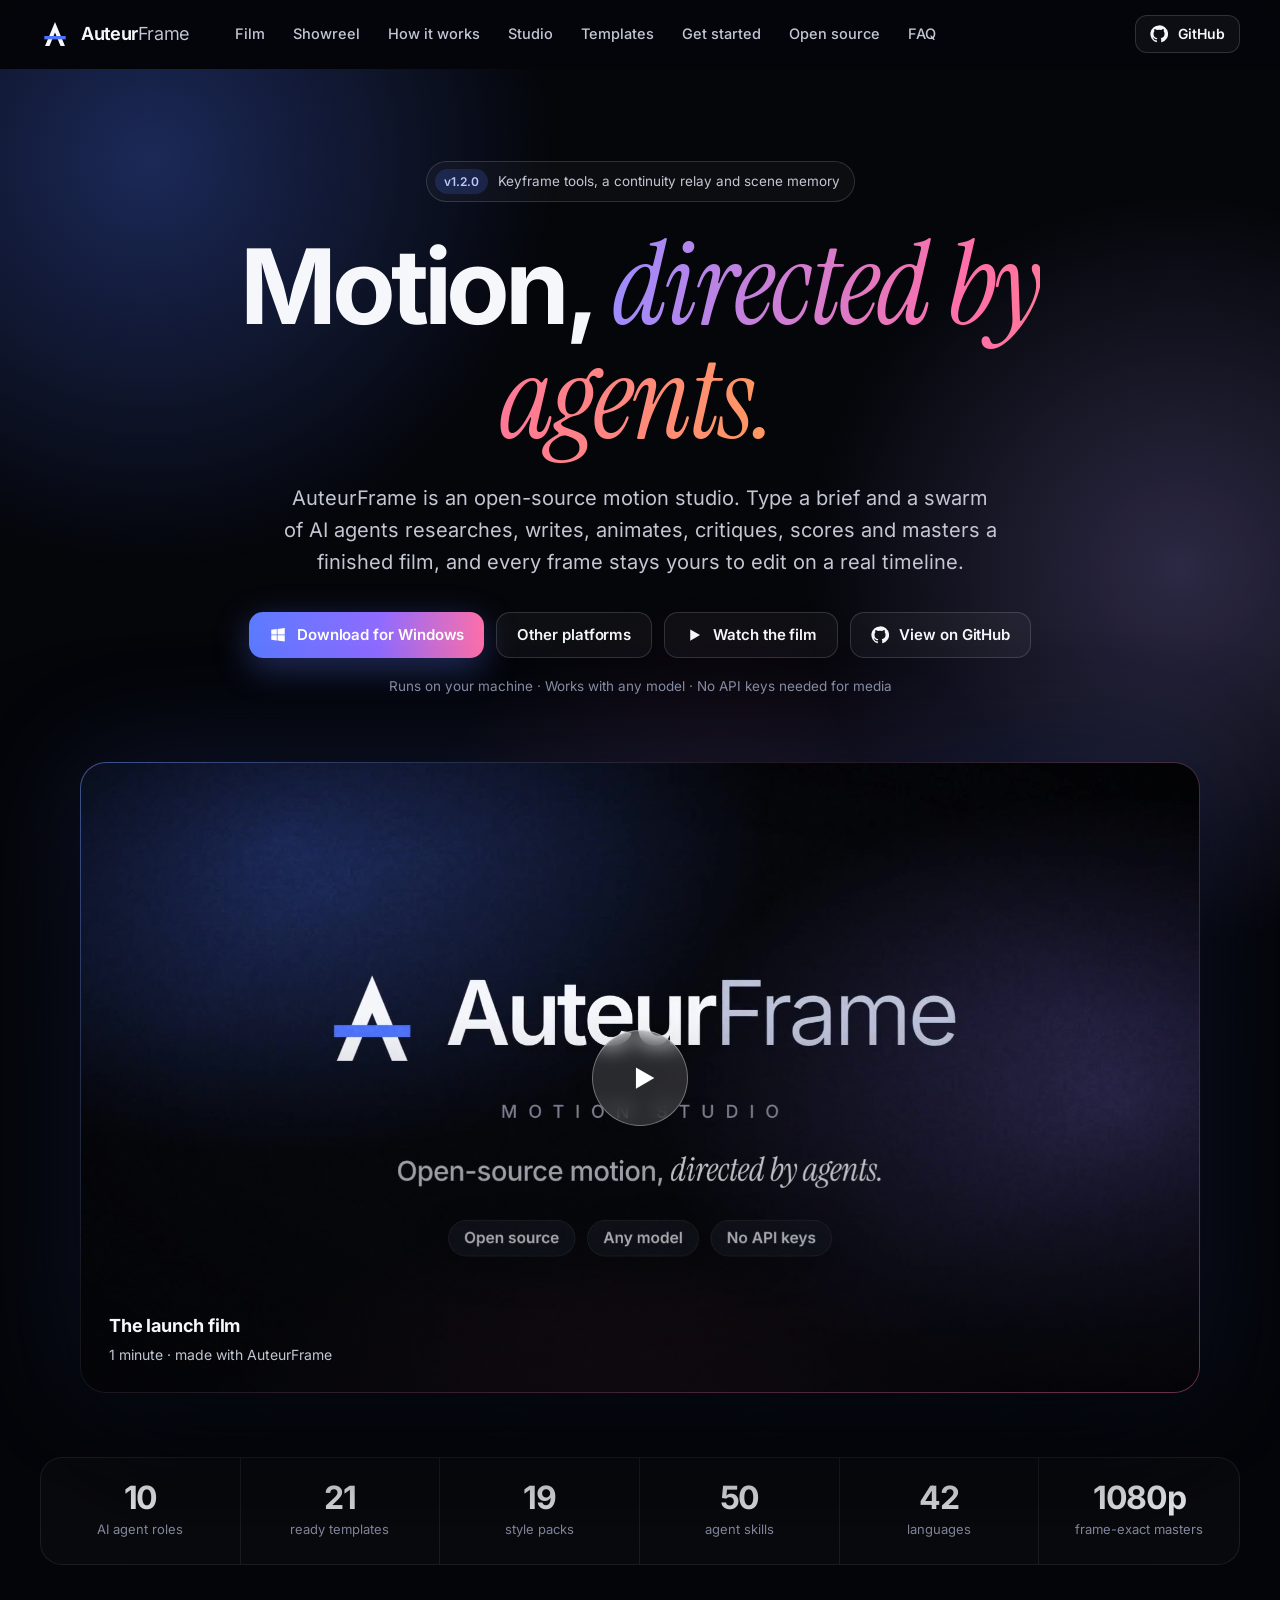
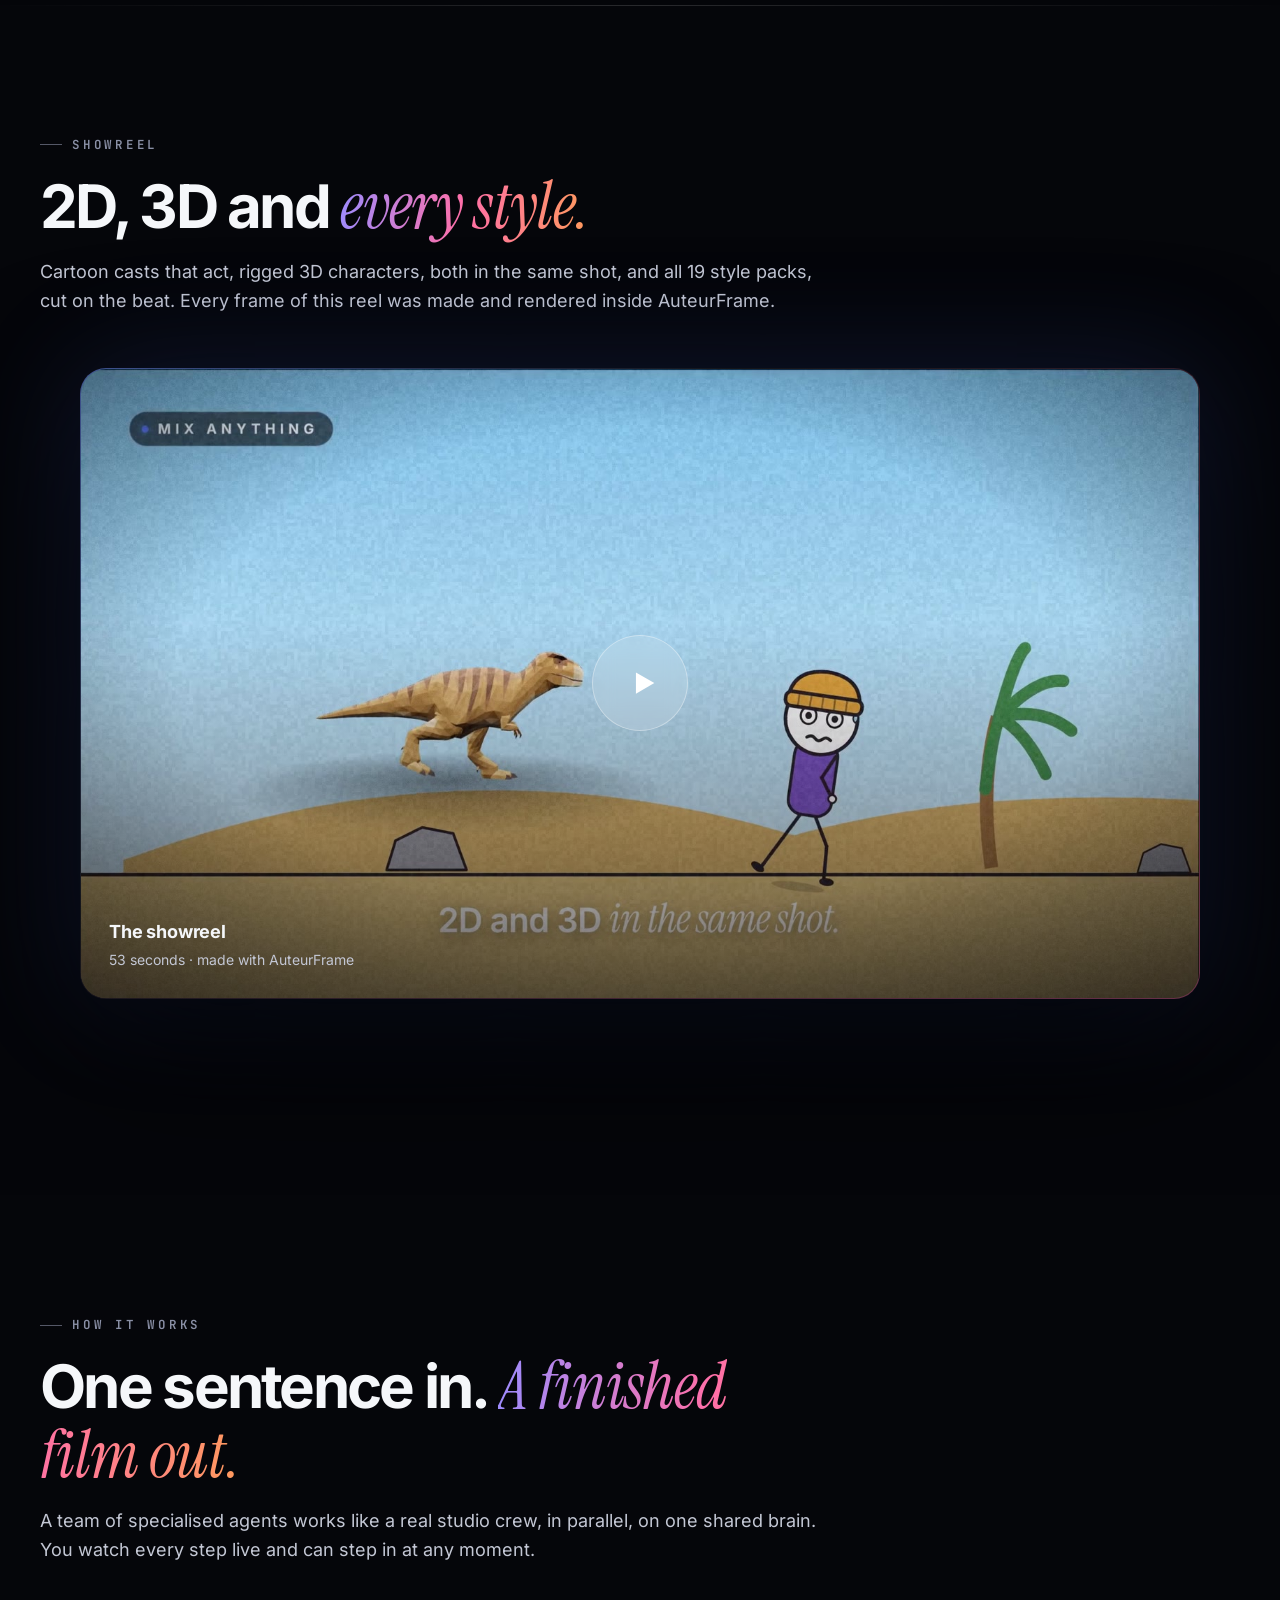
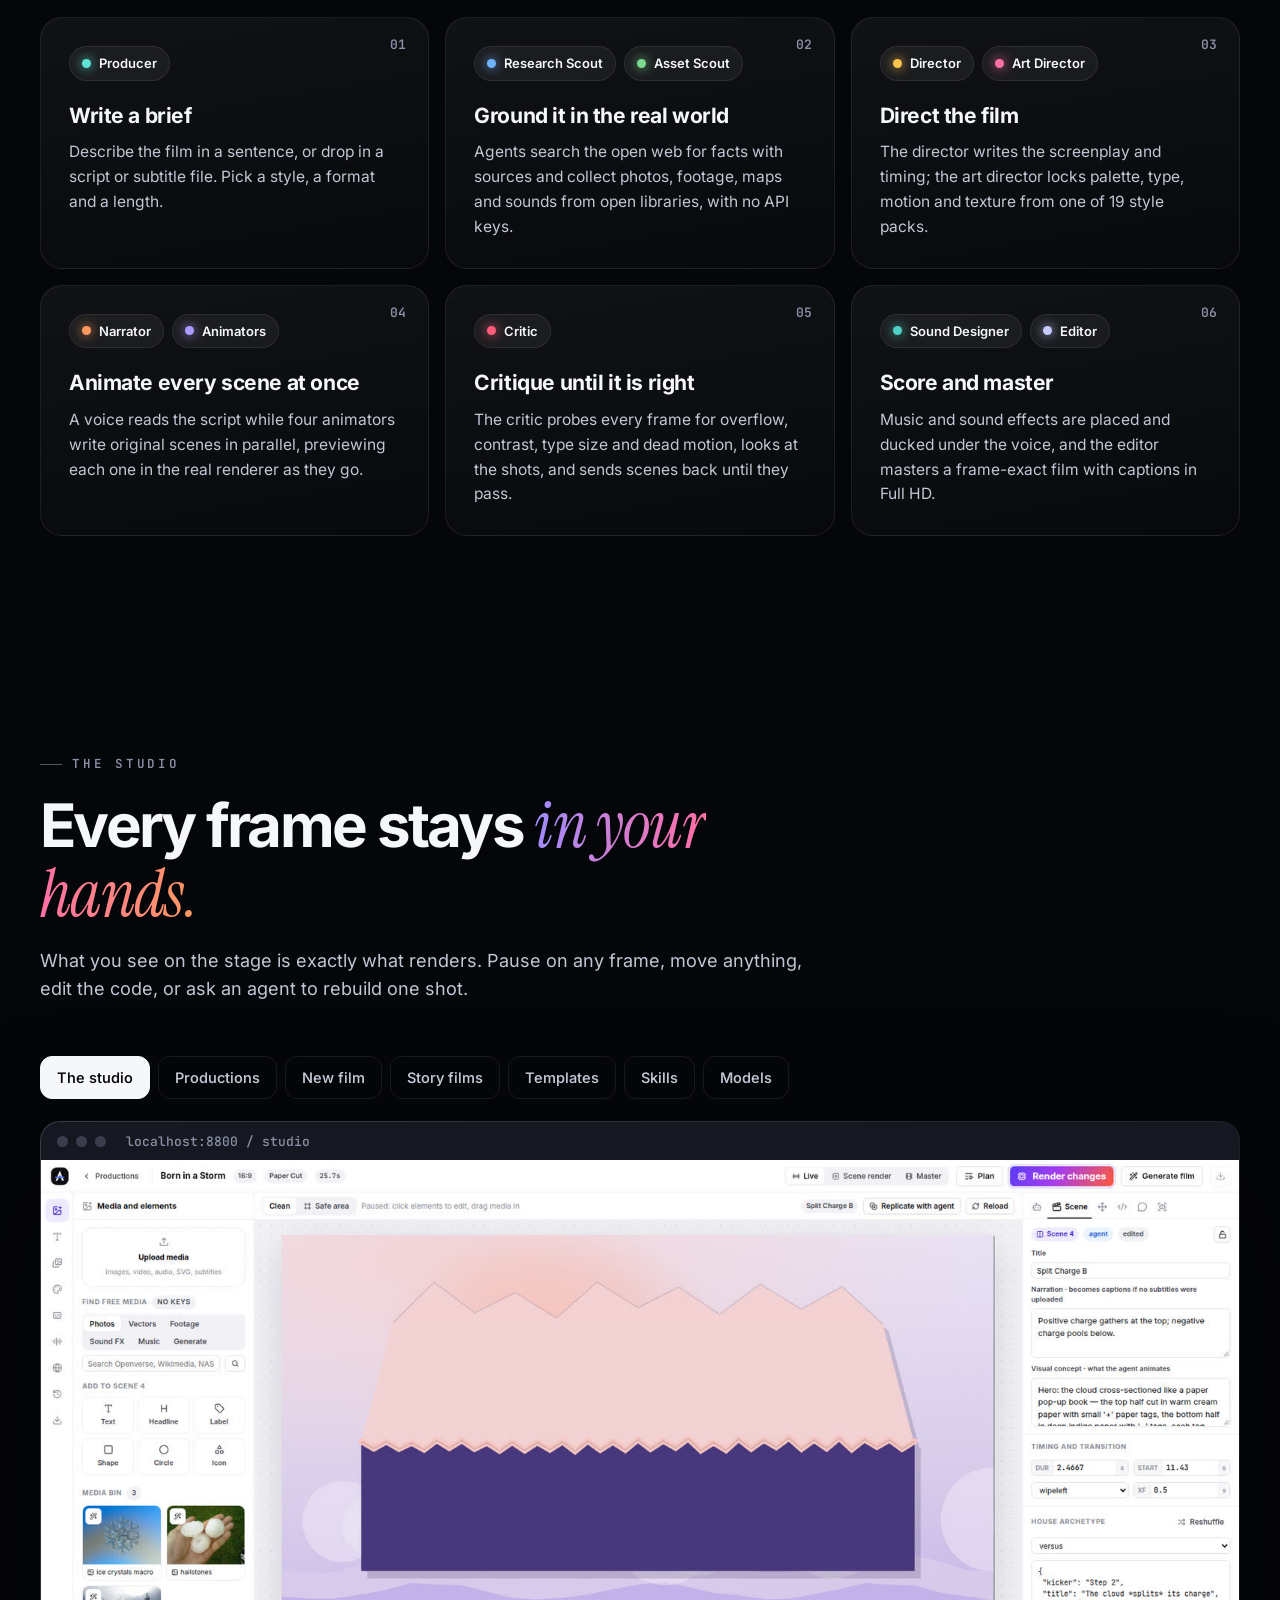
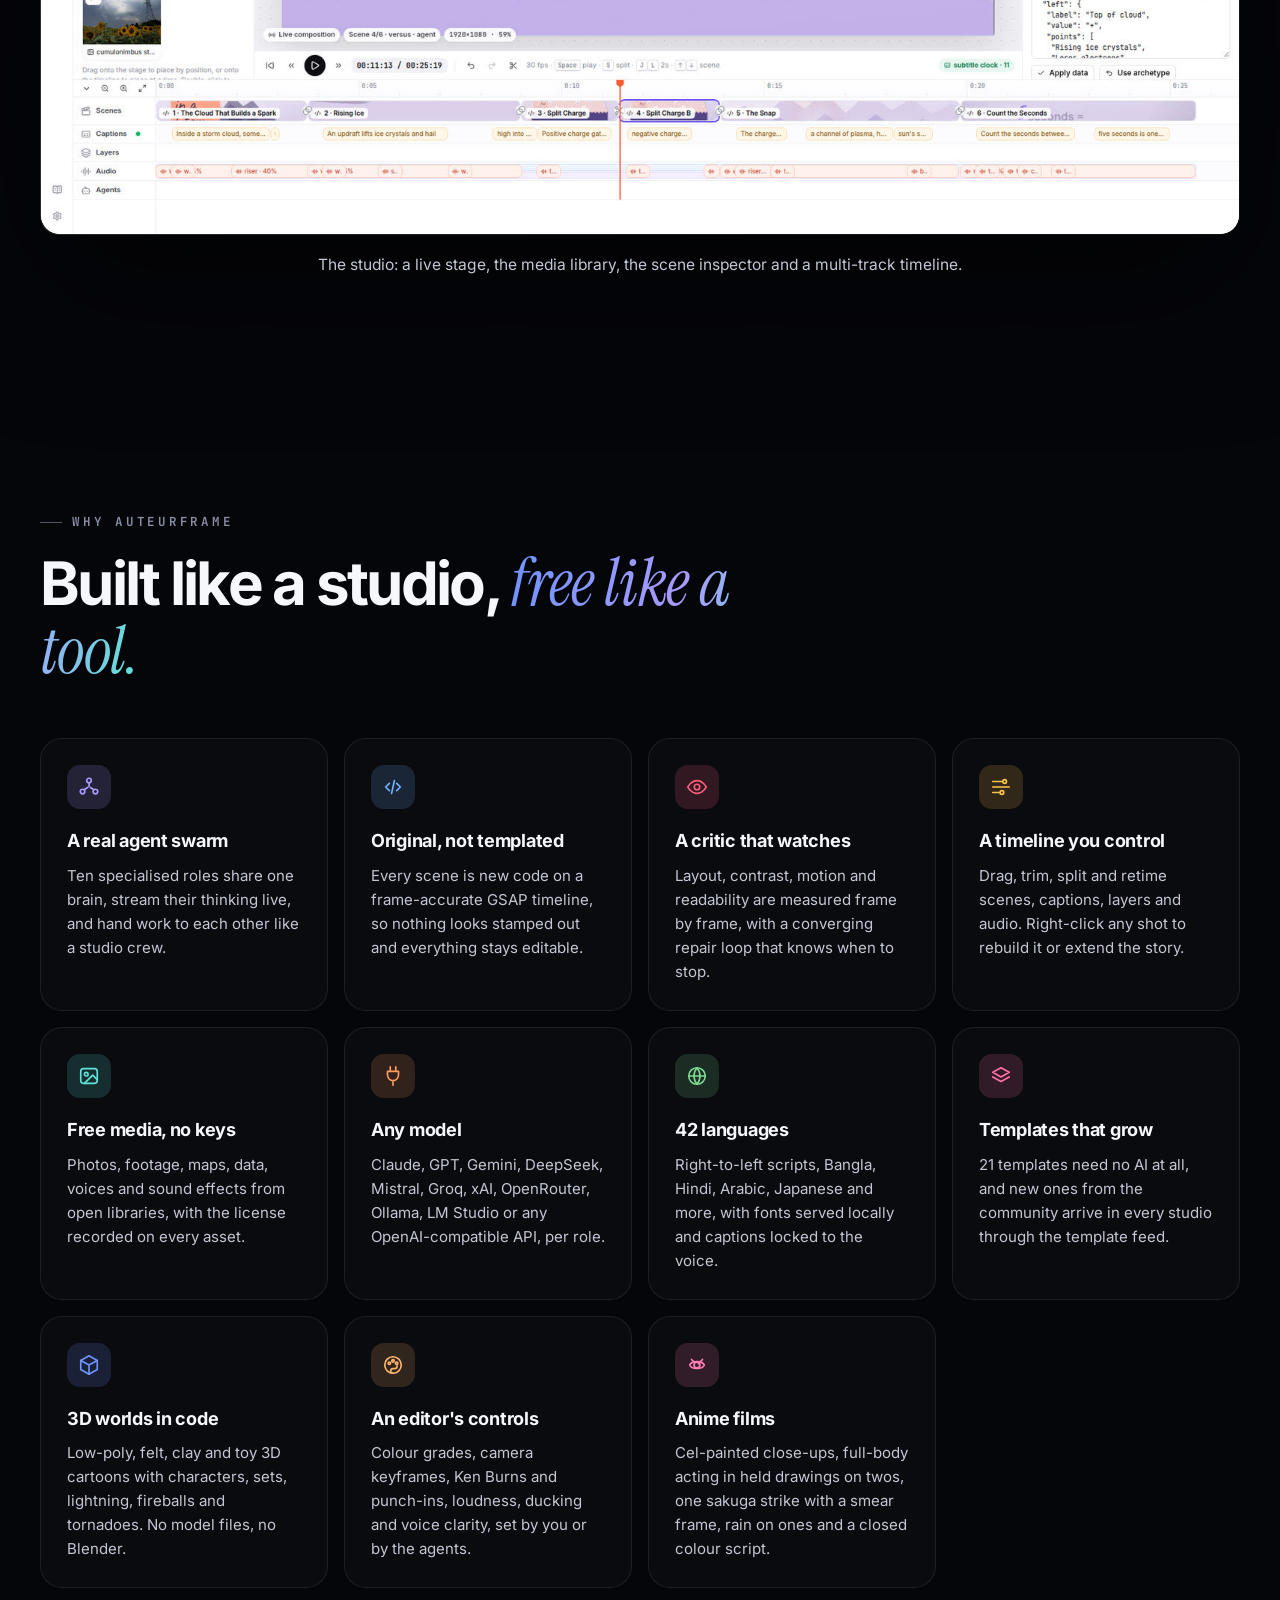
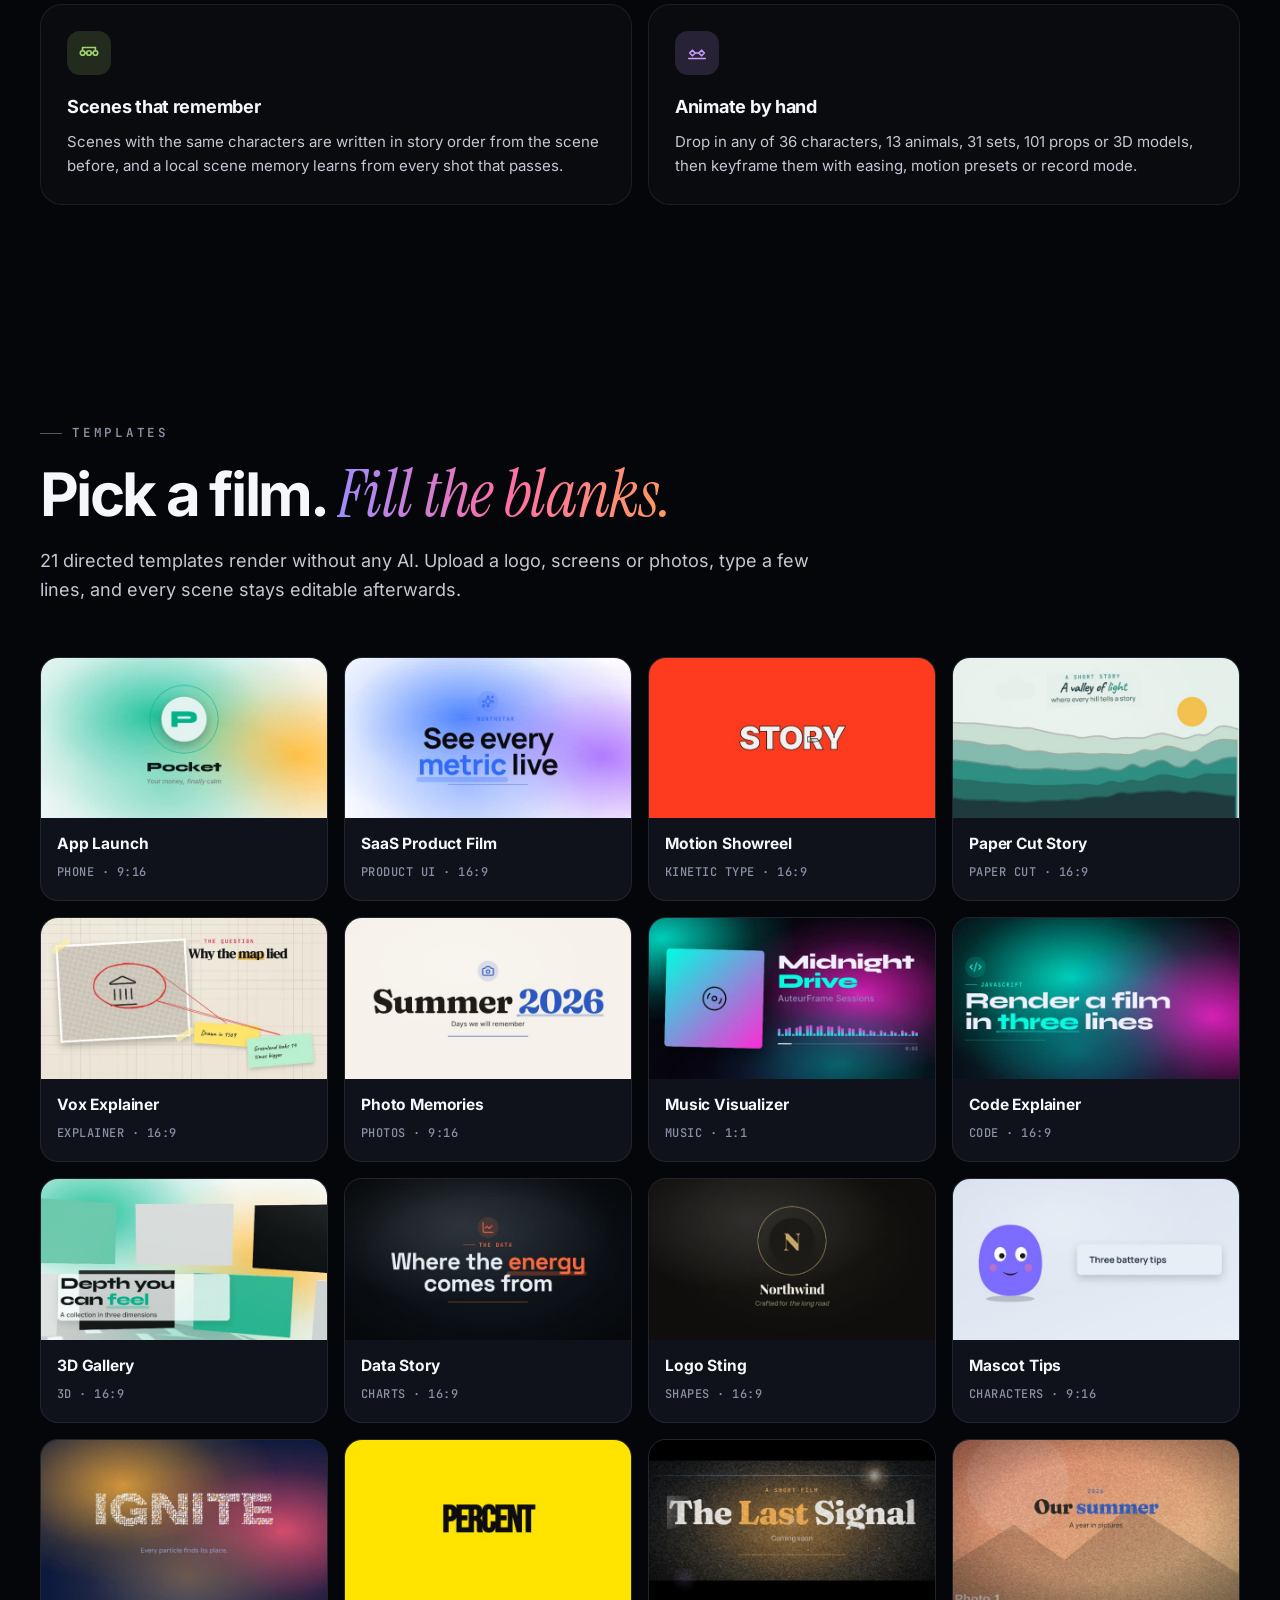
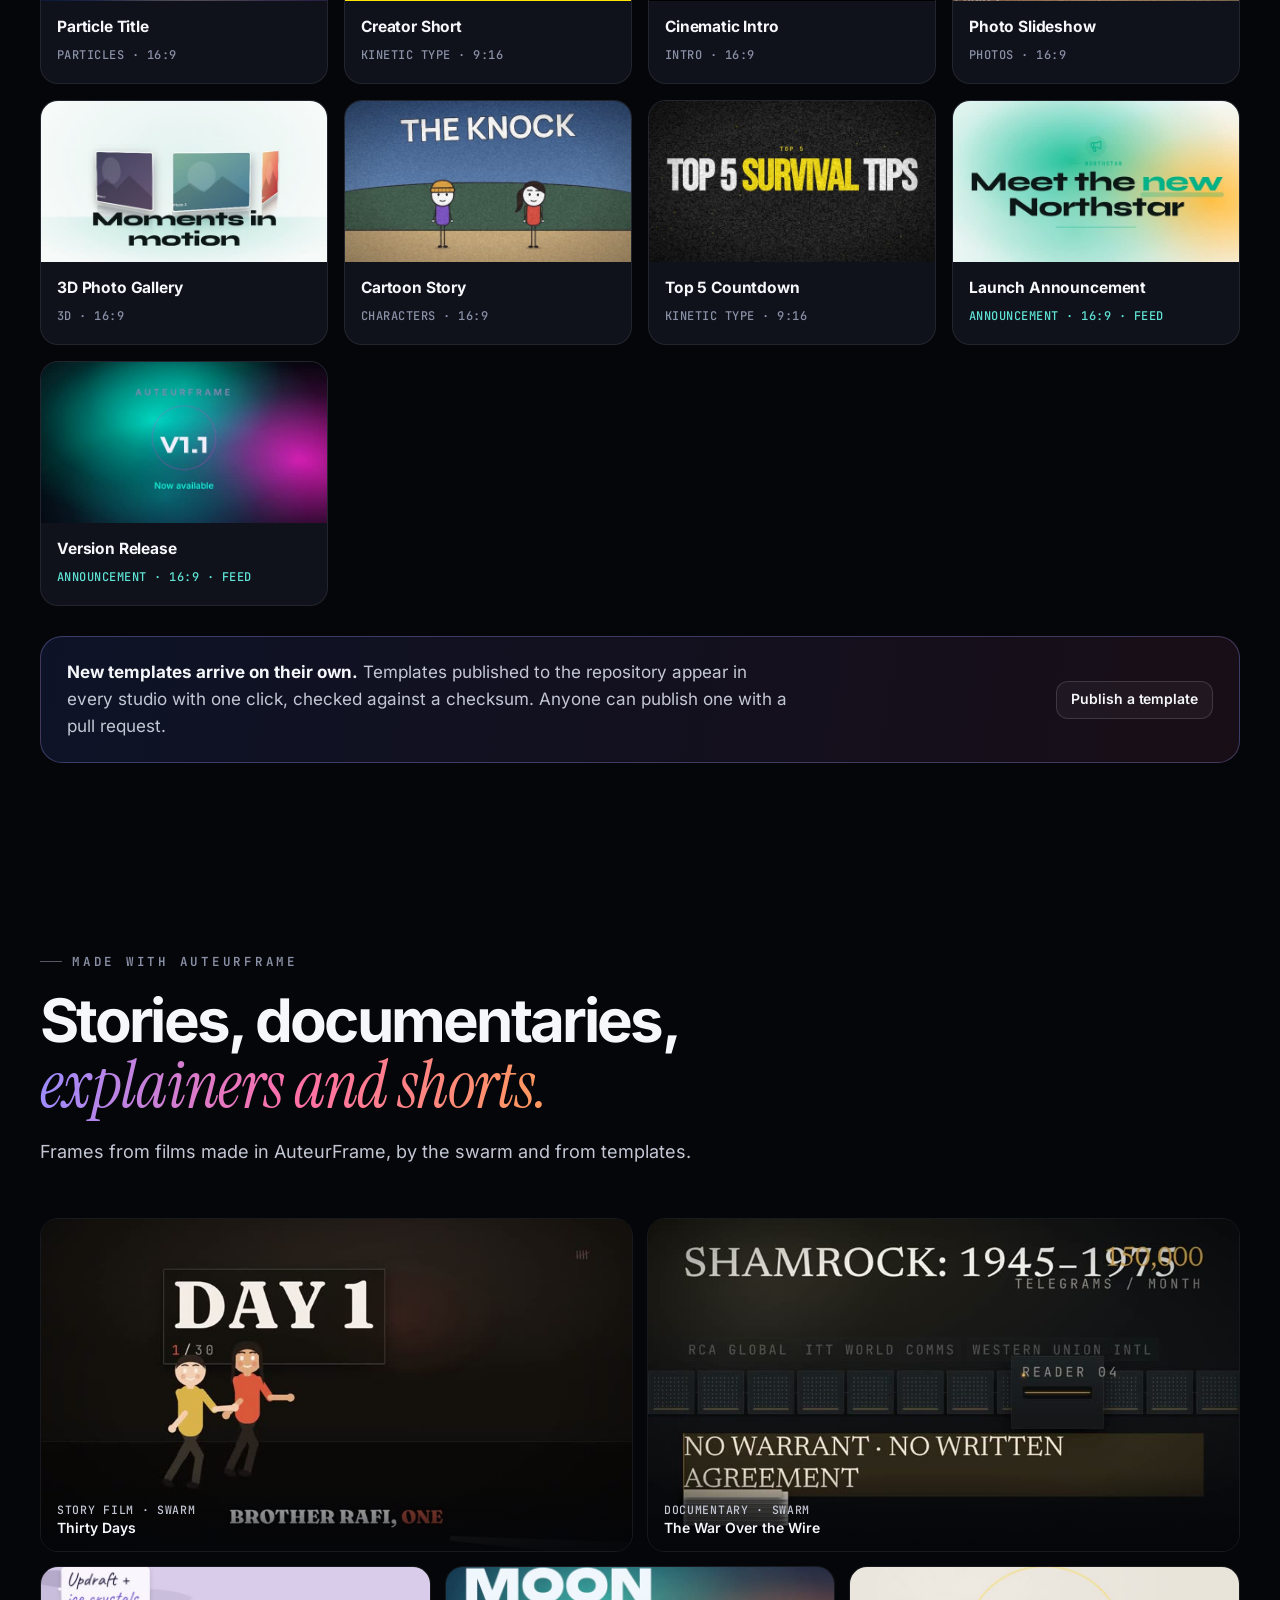
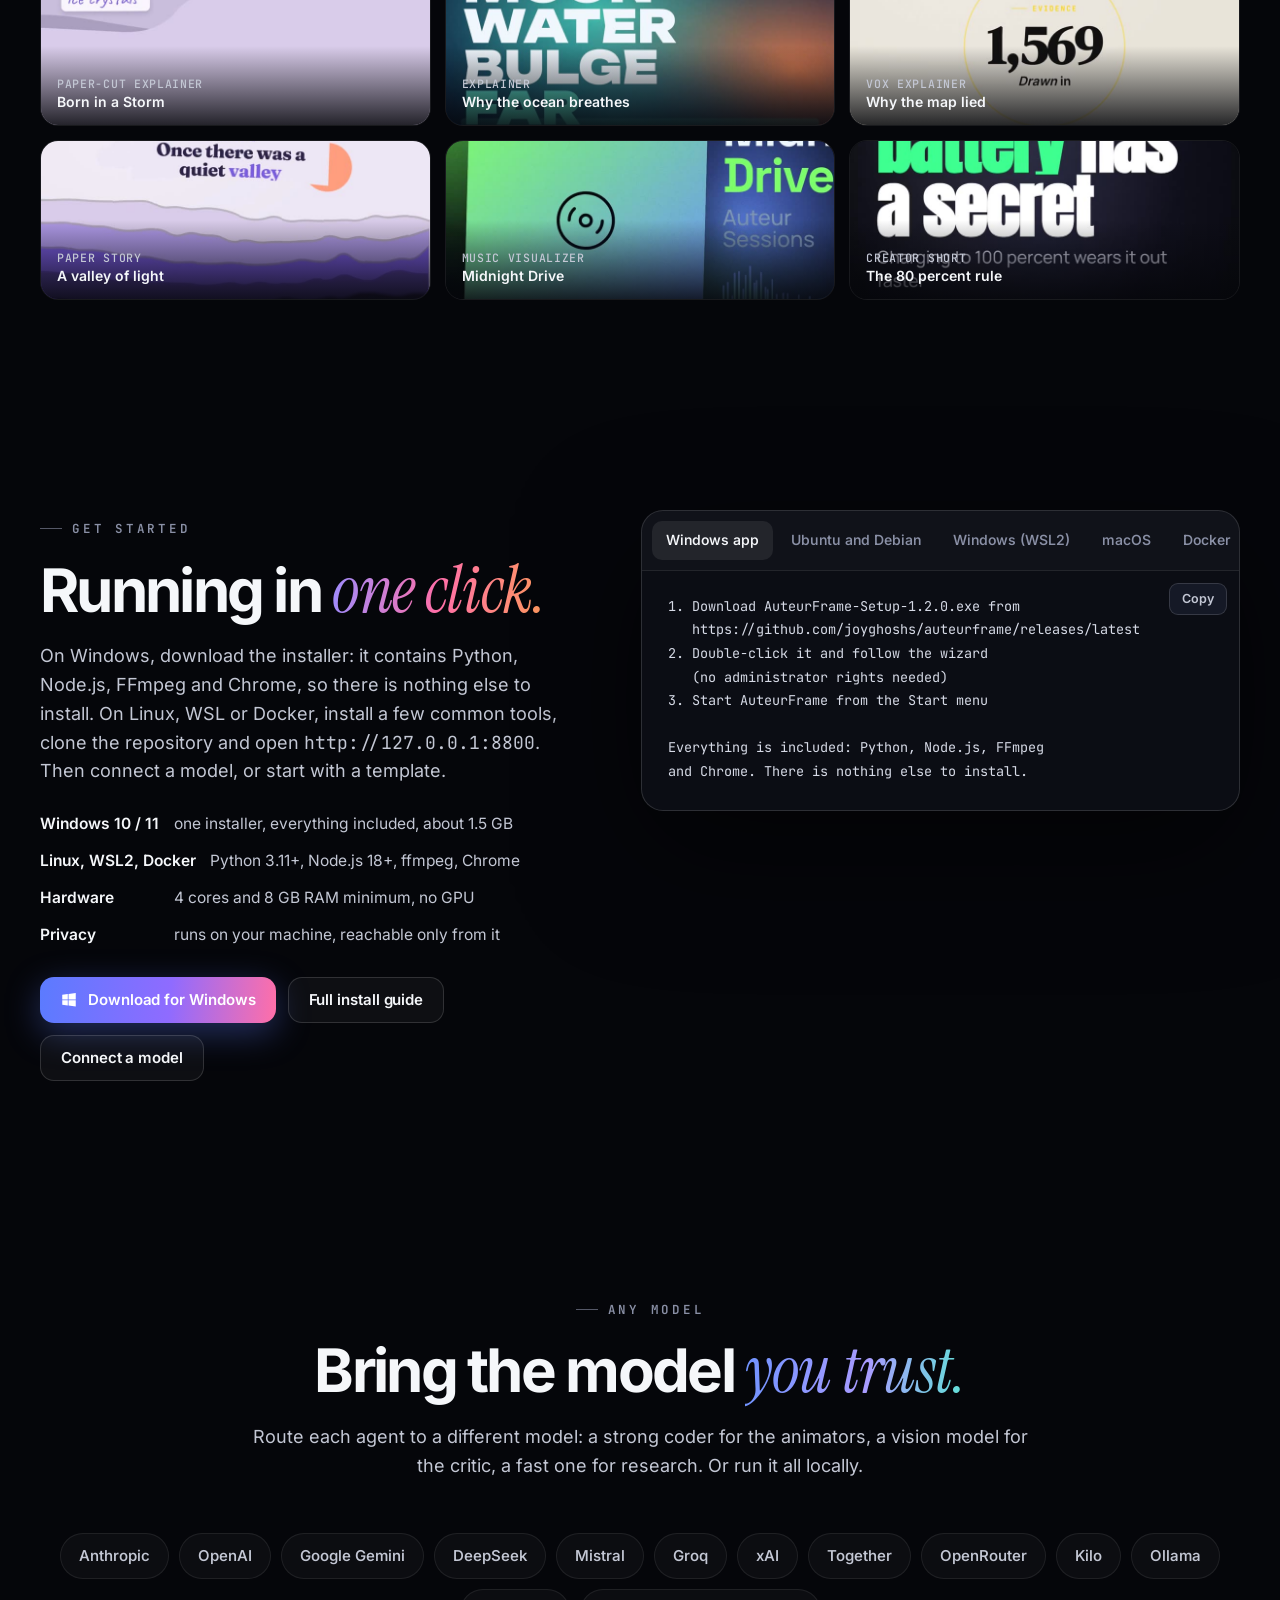
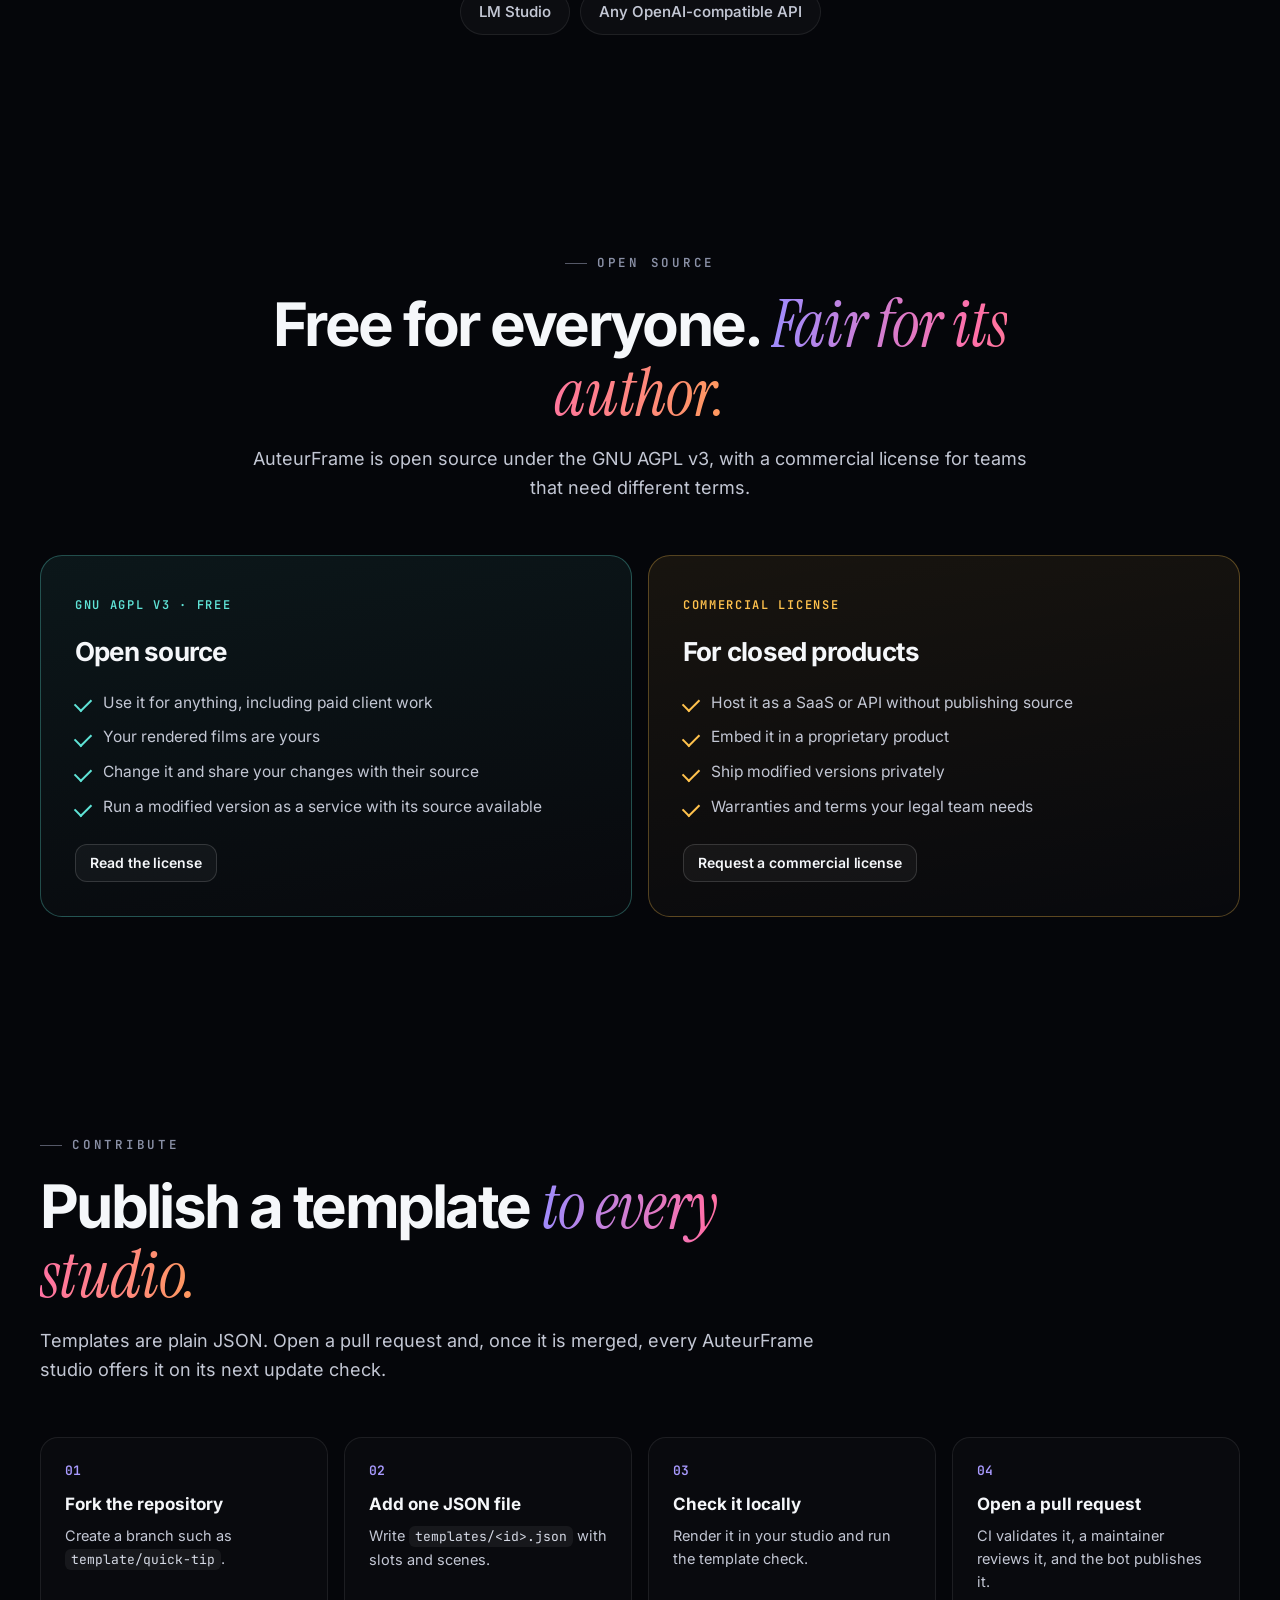
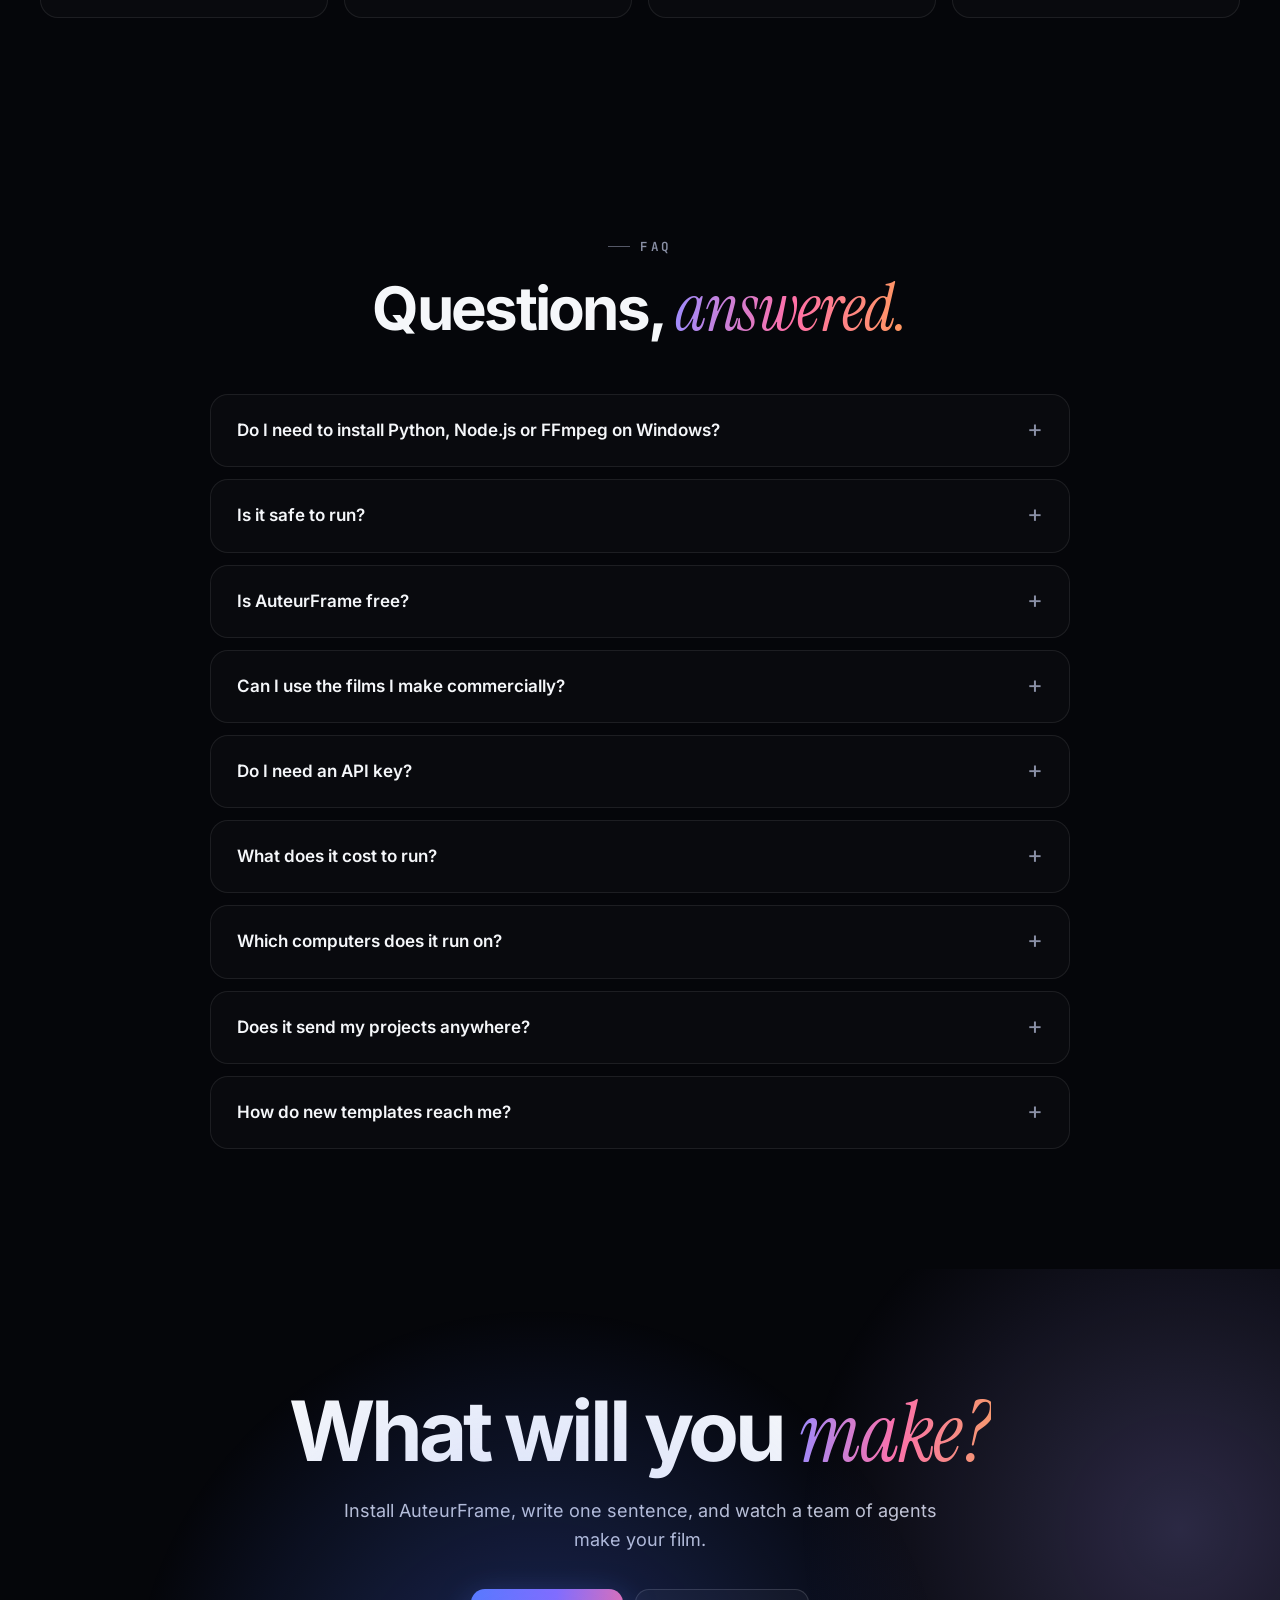
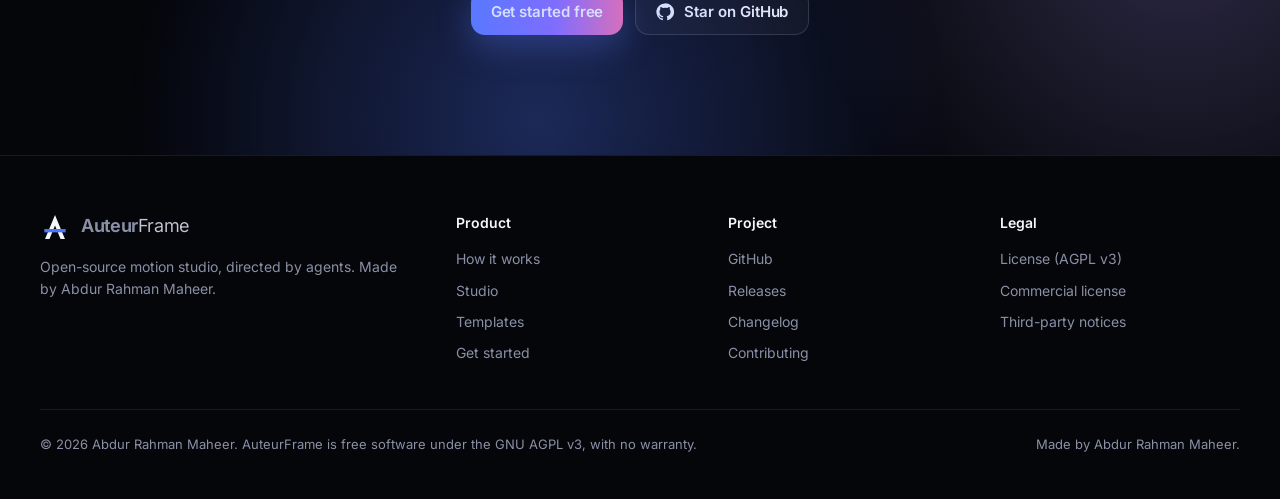
<file: index.html>
<!doctype html>
<html lang="en">
<head>
<meta charset="utf-8">
<meta name="viewport" content="width=device-width, initial-scale=1, viewport-fit=cover">
<title>AuteurFrame · Open-source motion studio, directed by agents</title>
<meta name="description" content="AuteurFrame is an open-source AI motion studio. A swarm of agents researches, writes, animates, critiques and renders narrated films from one brief, with a real timeline editor.">
<meta name="theme-color" content="#05060a">
<meta name="color-scheme" content="dark">
<link rel="canonical" href="https://joyghoshs.github.io/Auteur-frameProject/">
<link rel="icon" href="favicon.svg" type="image/svg+xml">
<link rel="preload" href="assets/fonts/inter-var.woff2" as="font" type="font/woff2" crossorigin>
<link rel="preload" href="assets/fonts/instrument-serif-italic.woff2" as="font" type="font/woff2" crossorigin>
<meta property="og:type" content="website">
<meta property="og:site_name" content="AuteurFrame">
<meta property="og:title" content="AuteurFrame · Open-source motion, directed by agents">
<meta property="og:description" content="A swarm of AI agents researches, writes, animates, critiques and renders narrated films from one brief. Free and open source.">
<meta property="og:url" content="https://joyghoshs.github.io/Auteur-frameProject/">
<meta property="og:image" content="https://joyghoshs.github.io/Auteur-frameProject/assets/img/og.jpg">
<meta property="og:image:width" content="1200">
<meta property="og:image:height" content="630">
<meta property="og:video" content="https://joyghoshs.github.io/Auteur-frameProject/assets/media/auteurframe-launch-1080.mp4">
<meta property="og:video:type" content="video/mp4">
<meta name="twitter:card" content="summary_large_image">
<meta name="twitter:title" content="AuteurFrame · Open-source motion, directed by agents">
<meta name="twitter:description" content="A swarm of AI agents turns one sentence into a finished, narrated film. Free and open source.">
<meta name="twitter:image" content="https://joyghoshs.github.io/Auteur-frameProject/assets/img/og.jpg">
<link rel="stylesheet" href="assets/css/site.css?v=3011c65664">
<script type="application/ld+json">{"@context": "https://schema.org", "@type": "SoftwareApplication", "name": "AuteurFrame", "applicationCategory": "MultimediaApplication", "operatingSystem": "Windows, Linux, macOS, Docker", "softwareVersion": "1.2.0", "license": "https://www.gnu.org/licenses/agpl-3.0.html", "author": {"@type": "Person", "name": "Abdur Rahman Maheer", "url": "https://github.com/joyghoshs"}, "url": "https://joyghoshs.github.io/Auteur-frameProject/", "codeRepository": "https://github.com/joyghoshs/auteurframe", "offers": {"@type": "Offer", "price": "0", "priceCurrency": "USD"}, "description": "Open-source AI motion studio. A swarm of agents researches, writes, animates, critiques and renders narrated films from one brief."}</script>
</head>
<body>
<a class="skip" href="#main">Skip to content</a>
<header class="nav">
  <div class="wrap">
    <a class="brand" href="#top" aria-label="AuteurFrame home"><svg viewBox="0 0 32 32" aria-hidden="true"><path d="M16 3.2 26.6 28.8H21.9L16 14.4 10.1 28.8H5.4Z" fill="#F5F7FA"/><path d="M4.6 18.1h22.8v3.6H4.6Z" fill="#4D74FF"/></svg><span>Auteur<span class="fw">Frame</span></span></a>
    <nav class="nav-links" aria-label="Main">
      <a href="#film">Film</a><a href="#showreel">Showreel</a><a href="#how">How it works</a><a href="#studio">Studio</a><a href="#templates">Templates</a><a href="#start">Get started</a><a href="#license">Open source</a><a href="#faq">FAQ</a>
    </nav>
    <span class="spacer"></span>
    <a class="btn sm gh" href="https://github.com/joyghoshs/auteurframe" rel="noopener"><svg viewBox="0 0 24 24" fill="currentColor" aria-hidden="true"><path d="M12 .5a11.5 11.5 0 0 0-3.64 22.41c.58.1.79-.25.79-.56v-2c-3.2.7-3.88-1.37-3.88-1.37-.53-1.33-1.28-1.69-1.28-1.69-1.05-.71.08-.7.08-.7 1.16.08 1.77 1.19 1.77 1.19 1.03 1.77 2.71 1.26 3.37.96.1-.75.4-1.26.73-1.55-2.55-.29-5.24-1.28-5.24-5.68 0-1.25.45-2.28 1.18-3.08-.12-.29-.51-1.46.11-3.04 0 0 .97-.31 3.17 1.18a11 11 0 0 1 5.77 0c2.2-1.49 3.17-1.18 3.17-1.18.62 1.58.23 2.75.11 3.04.74.8 1.18 1.83 1.18 3.08 0 4.41-2.69 5.39-5.25 5.67.41.36.78 1.06.78 2.14v3.17c0 .31.21.67.8.56A11.5 11.5 0 0 0 12 .5Z"/></svg>GitHub</a>
    <button class="nav-toggle" aria-label="Open menu" aria-expanded="false"><span></span><span></span><span></span></button>
  </div>
</header>

<main id="main">
<section class="hero" id="top">
  <div class="glow g1"></div><div class="glow g2"></div><div class="glow g3"></div>
  <div class="wrap">
    <a class="pill" href="https://github.com/joyghoshs/auteurframe/releases/latest" rel="noopener"><b>v1.2.0</b>Keyframe tools, a continuity relay and scene memory</a>
    <h1>Motion, <span class="serif grad">directed by agents.</span></h1>
    <p class="lede">AuteurFrame is an open-source motion studio. Type a brief and a swarm of AI agents researches, writes, animates, critiques, scores and masters a finished film, and every frame stays yours to edit on a real timeline.</p>
    <div class="ctas">
      <a class="btn primary" href="https://github.com/joyghoshs/auteurframe/releases/latest" rel="noopener"><svg viewBox="0 0 24 24" width="16" height="16" aria-hidden="true" fill="currentColor"><path d="M3 5.1 10.4 4v7.2H3zM11.4 3.9 21 2.5v8.7h-9.6zM3 12.2h7.4v7.2L3 18.3zM11.4 12.2H21v8.6l-9.6-1.4z"/></svg>Download for Windows</a>
      <a class="btn" href="#start">Other platforms</a>
      <button class="btn" data-play><svg fill="currentColor" viewBox="0 0 24 24" aria-hidden="true"><path d="M7 4.5v15l13-7.5z"/></svg>Watch the film</button>
      <a class="btn" href="https://github.com/joyghoshs/auteurframe" rel="noopener"><svg viewBox="0 0 24 24" fill="currentColor" aria-hidden="true"><path d="M12 .5a11.5 11.5 0 0 0-3.64 22.41c.58.1.79-.25.79-.56v-2c-3.2.7-3.88-1.37-3.88-1.37-.53-1.33-1.28-1.69-1.28-1.69-1.05-.71.08-.7.08-.7 1.16.08 1.77 1.19 1.77 1.19 1.03 1.77 2.71 1.26 3.37.96.1-.75.4-1.26.73-1.55-2.55-.29-5.24-1.28-5.24-5.68 0-1.25.45-2.28 1.18-3.08-.12-.29-.51-1.46.11-3.04 0 0 .97-.31 3.17 1.18a11 11 0 0 1 5.77 0c2.2-1.49 3.17-1.18 3.17-1.18.62 1.58.23 2.75.11 3.04.74.8 1.18 1.83 1.18 3.08 0 4.41-2.69 5.39-5.25 5.67.41.36.78 1.06.78 2.14v3.17c0 .31.21.67.8.56A11.5 11.5 0 0 0 12 .5Z"/></svg>View on GitHub</a>
    </div>
    <p class="note">Runs on your machine · Works with any model · No API keys needed for media</p>

    <div class="player" id="film">
      <div class="player-inner">
        <video preload="none" playsinline poster="assets/media/poster.jpg" data-large="assets/media/auteurframe-launch-1080.mp4" data-small="assets/media/auteurframe-launch-720.mp4" aria-label="AuteurFrame launch film">
          <track kind="captions" src="assets/media/auteurframe-launch.en.vtt" srclang="en" label="English">
        </video>
        <button class="play" aria-label="Play the AuteurFrame launch film">
          <span class="play-btn"><svg viewBox="0 0 24 24" aria-hidden="true"><path d="M7 4.5v15l13-7.5z"/></svg></span>
          <span class="play-meta"><b>The launch film</b><span>1 minute · made with AuteurFrame</span></span>
        </button>
      </div>
    </div>

    <div class="stats reveal">
      <div class="stat"><b>10</b><span>AI agent roles</span></div>
      <div class="stat"><b>21</b><span>ready templates</span></div>
      <div class="stat"><b>19</b><span>style packs</span></div>
      <div class="stat"><b>50</b><span>agent skills</span></div>
      <div class="stat"><b>42</b><span>languages</span></div>
      <div class="stat"><b>1080p</b><span>frame-exact masters</span></div>
    </div>
  </div>
</section>

<div class="divider"></div>

<section id="showreel">
  <div class="wrap">
    <div class="sec-head reveal"><span class="eyebrow">Showreel</span><h2>2D, 3D and <span class="serif grad">every style.</span></h2><p>Cartoon casts that act, rigged 3D characters, both in the same shot, and all 19 style packs, cut on the beat. Every frame of this reel was made and rendered inside AuteurFrame.</p></div>
    <div class="player reveal" id="reel">
      <div class="player-inner">
        <video preload="none" playsinline poster="assets/media/showreel-poster.jpg" data-large="assets/media/auteurframe-showreel-1080.mp4" data-small="assets/media/auteurframe-showreel-720.mp4" aria-label="AuteurFrame showreel"></video>
        <button class="play" aria-label="Play the AuteurFrame showreel">
          <span class="play-btn"><svg viewBox="0 0 24 24" aria-hidden="true"><path d="M7 4.5v15l13-7.5z"/></svg></span>
          <span class="play-meta"><b>The showreel</b><span>53 seconds · made with AuteurFrame</span></span>
        </button>
      </div>
    </div>
    <div class="reel-chips reveal"><span>2D characters</span><span>3D characters</span><span>2D + 3D in one shot</span><span>19 style packs</span><span>Beat-synced sound</span></div>
  </div>
</section>

<section id="how">
  <div class="wrap">
    <div class="sec-head reveal"><span class="eyebrow">How it works</span><h2>One sentence in. <span class="serif grad">A finished film out.</span></h2><p>A team of specialised agents works like a real studio crew, in parallel, on one shared brain. You watch every step live and can step in at any moment.</p></div>
    <div class="flow"><article class="step reveal"><div class="who"><span class="agent" style="--c:#5FE3D6"><i></i>Producer</span></div><h3>Write a brief</h3><p>Describe the film in a sentence, or drop in a script or subtitle file. Pick a style, a format and a length.</p></article><article class="step reveal"><div class="who"><span class="agent" style="--c:#6FB3FF"><i></i>Research Scout</span><span class="agent" style="--c:#7CD992"><i></i>Asset Scout</span></div><h3>Ground it in the real world</h3><p>Agents search the open web for facts with sources and collect photos, footage, maps and sounds from open libraries, with no API keys.</p></article><article class="step reveal"><div class="who"><span class="agent" style="--c:#FFC24D"><i></i>Director</span><span class="agent" style="--c:#FF6FA8"><i></i>Art Director</span></div><h3>Direct the film</h3><p>The director writes the screenplay and timing; the art director locks palette, type, motion and texture from one of 19 style packs.</p></article><article class="step reveal"><div class="who"><span class="agent" style="--c:#FF9A5C"><i></i>Narrator</span><span class="agent" style="--c:#A99BFF"><i></i>Animators</span></div><h3>Animate every scene at once</h3><p>A voice reads the script while four animators write original scenes in parallel, previewing each one in the real renderer as they go.</p></article><article class="step reveal"><div class="who"><span class="agent" style="--c:#FF5C7A"><i></i>Critic</span></div><h3>Critique until it is right</h3><p>The critic probes every frame for overflow, contrast, type size and dead motion, looks at the shots, and sends scenes back until they pass.</p></article><article class="step reveal"><div class="who"><span class="agent" style="--c:#4FD1C5"><i></i>Sound Designer</span><span class="agent" style="--c:#C3CBFF"><i></i>Editor</span></div><h3>Score and master</h3><p>Music and sound effects are placed and ducked under the voice, and the editor masters a frame-exact film with captions in Full HD.</p></article></div>
  </div>
</section>

<section id="studio" class="tight">
  <div class="wrap">
    <div class="sec-head reveal"><span class="eyebrow">The studio</span><h2>Every frame stays <span class="serif grad">in your hands.</span></h2><p>What you see on the stage is exactly what renders. Pause on any frame, move anything, edit the code, or ask an agent to rebuild one shot.</p></div>
    <div class="studio-tabs reveal" role="tablist" data-tabs="screen" data-kind="image"><button role="tab" aria-selected="true" data-src="assets/img/studio/studio.jpg" data-alt="The studio: a live stage, the media library, the scene inspector and a multi-track timeline." data-url="localhost:8800 / studio" data-cap="The studio: a live stage, the media library, the scene inspector and a multi-track timeline.">The studio</button><button role="tab" aria-selected="false" data-src="assets/img/studio/productions.jpg" data-alt="Productions: every film you have made, with live thumbnails and durations." data-url="localhost:8800 / productions" data-cap="Productions: every film you have made, with live thumbnails and durations.">Productions</button><button role="tab" aria-selected="false" data-src="assets/img/studio/new-film.jpg" data-alt="New film: brief, style, format, inputs and which agents to involve." data-url="localhost:8800 / new" data-cap="New film: brief, style, format, inputs and which agents to involve.">New film</button><button role="tab" aria-selected="false" data-src="assets/img/studio/studio-story.jpg" data-alt="A thirty-day story film with characters, written and animated by the swarm." data-url="localhost:8800 / studio" data-cap="A thirty-day story film with characters, written and animated by the swarm.">Story films</button><button role="tab" aria-selected="false" data-src="assets/img/studio/templates.jpg" data-alt="Templates: pick a film, fill the blanks, render. No AI required." data-url="localhost:8800 / templates" data-cap="Templates: pick a film, fill the blanks, render. No AI required.">Templates</button><button role="tab" aria-selected="false" data-src="assets/img/studio/skills.jpg" data-alt="Skills: the 44 playbooks agents read, and you can edit or extend." data-url="localhost:8800 / skills" data-cap="Skills: the 44 playbooks agents read, and you can edit or extend.">Skills</button><button role="tab" aria-selected="false" data-src="assets/img/studio/models.jpg" data-alt="Models: connect any LLM and route each agent role to the model that suits it." data-url="localhost:8800 / models" data-cap="Models: connect any LLM and route each agent role to the model that suits it.">Models</button></div>
    <div class="screen reveal" id="screen"><div class="screen-bar"><i></i><i></i><i></i><span>localhost:8800 / studio</span></div><img src="assets/img/studio/studio.jpg" alt="The studio: a live stage, the media library, the scene inspector and a multi-track timeline." width="1600" height="900"></div>
    <p class="screen-cap" id="screen-cap">The studio: a live stage, the media library, the scene inspector and a multi-track timeline.</p>
  </div>
</section>

<section>
  <div class="wrap">
    <div class="sec-head reveal"><span class="eyebrow">Why AuteurFrame</span><h2>Built like a studio, <span class="serif grad-b">free like a tool.</span></h2></div>
    <div class="features"><article class="feature reveal" style="--c:#A99BFF"><div class="ic"><svg viewBox="0 0 24 24" fill="none" stroke="currentColor" stroke-width="1.8" stroke-linecap="round" stroke-linejoin="round" aria-hidden="true"><circle cx="12" cy="5" r="2.5"/><circle cx="5" cy="17" r="2.5"/><circle cx="19" cy="17" r="2.5"/><path d="M12 7.5v4M10.5 12.5 6.5 15M13.5 12.5l4 2.5"/></svg></div><h3>A real agent swarm</h3><p>Ten specialised roles share one brain, stream their thinking live, and hand work to each other like a studio crew.</p></article><article class="feature reveal" style="--c:#6FB3FF"><div class="ic"><svg viewBox="0 0 24 24" fill="none" stroke="currentColor" stroke-width="1.8" stroke-linecap="round" stroke-linejoin="round" aria-hidden="true"><path d="m8 8-4 4 4 4M16 8l4 4-4 4M13.5 5l-3 14"/></svg></div><h3>Original, not templated</h3><p>Every scene is new code on a frame-accurate GSAP timeline, so nothing looks stamped out and everything stays editable.</p></article><article class="feature reveal" style="--c:#FF5C7A"><div class="ic"><svg viewBox="0 0 24 24" fill="none" stroke="currentColor" stroke-width="1.8" stroke-linecap="round" stroke-linejoin="round" aria-hidden="true"><path d="M2 12s3.6-7 10-7 10 7 10 7-3.6 7-10 7S2 12 2 12Z"/><circle cx="12" cy="12" r="3"/></svg></div><h3>A critic that watches</h3><p>Layout, contrast, motion and readability are measured frame by frame, with a converging repair loop that knows when to stop.</p></article><article class="feature reveal" style="--c:#FFC24D"><div class="ic"><svg viewBox="0 0 24 24" fill="none" stroke="currentColor" stroke-width="1.8" stroke-linecap="round" stroke-linejoin="round" aria-hidden="true"><path d="M3 6h10M3 12h18M3 18h7"/><circle cx="16" cy="6" r="2"/><circle cx="13" cy="18" r="2"/></svg></div><h3>A timeline you control</h3><p>Drag, trim, split and retime scenes, captions, layers and audio. Right-click any shot to rebuild it or extend the story.</p></article><article class="feature reveal" style="--c:#5FE3D6"><div class="ic"><svg viewBox="0 0 24 24" fill="none" stroke="currentColor" stroke-width="1.8" stroke-linecap="round" stroke-linejoin="round" aria-hidden="true"><rect x="3" y="4" width="18" height="16" rx="3"/><circle cx="9" cy="10" r="2"/><path d="m21 16-5-5-9 9"/></svg></div><h3>Free media, no keys</h3><p>Photos, footage, maps, data, voices and sound effects from open libraries, with the license recorded on every asset.</p></article><article class="feature reveal" style="--c:#FF9A5C"><div class="ic"><svg viewBox="0 0 24 24" fill="none" stroke="currentColor" stroke-width="1.8" stroke-linecap="round" stroke-linejoin="round" aria-hidden="true"><path d="M9 2v5M15 2v5M6 7h12v4a6 6 0 0 1-12 0V7ZM12 17v5"/></svg></div><h3>Any model</h3><p>Claude, GPT, Gemini, DeepSeek, Mistral, Groq, xAI, OpenRouter, Ollama, LM Studio or any OpenAI-compatible API, per role.</p></article><article class="feature reveal" style="--c:#7CD992"><div class="ic"><svg viewBox="0 0 24 24" fill="none" stroke="currentColor" stroke-width="1.8" stroke-linecap="round" stroke-linejoin="round" aria-hidden="true"><circle cx="12" cy="12" r="9"/><path d="M3 12h18M12 3a14 14 0 0 1 0 18M12 3a14 14 0 0 0 0 18"/></svg></div><h3>42 languages</h3><p>Right-to-left scripts, Bangla, Hindi, Arabic, Japanese and more, with fonts served locally and captions locked to the voice.</p></article><article class="feature reveal" style="--c:#FF6FA8"><div class="ic"><svg viewBox="0 0 24 24" fill="none" stroke="currentColor" stroke-width="1.8" stroke-linecap="round" stroke-linejoin="round" aria-hidden="true"><path d="m12 3 9 5-9 5-9-5 9-5Z"/><path d="m3 13 9 5 9-5"/></svg></div><h3>Templates that grow</h3><p>21 templates need no AI at all, and new ones from the community arrive in every studio through the template feed.</p></article><article class="feature reveal" style="--c:#6F93FF"><div class="ic"><svg viewBox="0 0 24 24" fill="none" stroke="currentColor" stroke-width="1.8" stroke-linecap="round" stroke-linejoin="round" aria-hidden="true"><path d="m12 2 9 5v10l-9 5-9-5V7l9-5Z"/><path d="m3 7 9 5 9-5M12 12v10"/></svg></div><h3>3D worlds in code</h3><p>Low-poly, felt, clay and toy 3D cartoons with characters, sets, lightning, fireballs and tornadoes. No model files, no Blender.</p></article><article class="feature reveal" style="--c:#FFB36B"><div class="ic"><svg viewBox="0 0 24 24" fill="none" stroke="currentColor" stroke-width="1.8" stroke-linecap="round" stroke-linejoin="round" aria-hidden="true"><circle cx="12" cy="12" r="9"/><circle cx="8" cy="10" r="1.3"/><circle cx="12" cy="7.5" r="1.3"/><circle cx="16" cy="10" r="1.3"/><path d="M12 21a2.5 2.5 0 0 1 0-5h1.5a3 3 0 0 0 3-3"/></svg></div><h3>An editor&#x27;s controls</h3><p>Colour grades, camera keyframes, Ken Burns and punch-ins, loudness, ducking and voice clarity, set by you or by the agents.</p></article><article class="feature reveal" style="--c:#FF7EB6"><div class="ic"><svg viewBox="0 0 24 24" fill="none" stroke="currentColor" stroke-width="1.8" stroke-linecap="round" stroke-linejoin="round" aria-hidden="true"><path d="M4 12c2-5 14-5 16 0-2 5-14 5-16 0Z"/><circle cx="12" cy="12" r="3.2"/><path d="m13.5 10.6 1.2-.9"/><path d="M6 6l2 2M18 6l-2 2"/></svg></div><h3>Anime films</h3><p>Cel-painted close-ups, full-body acting in held drawings on twos, one sakuga strike with a smear frame, rain on ones and a closed colour script.</p></article><article class="feature reveal" style="--c:#9FD36B"><div class="ic"><svg viewBox="0 0 24 24" fill="none" stroke="currentColor" stroke-width="1.8" stroke-linecap="round" stroke-linejoin="round" aria-hidden="true"><circle cx="5" cy="12" r="2.5"/><circle cx="12" cy="12" r="2.5"/><circle cx="19" cy="12" r="2.5"/><path d="M7.5 12h2M14.5 12h2M5 9.5V6h14v3.5"/></svg></div><h3>Scenes that remember</h3><p>Scenes with the same characters are written in story order from the scene before, and a local scene memory learns from every shot that passes.</p></article><article class="feature reveal" style="--c:#C99BFF"><div class="ic"><svg viewBox="0 0 24 24" fill="none" stroke="currentColor" stroke-width="1.8" stroke-linecap="round" stroke-linejoin="round" aria-hidden="true"><path d="M3 18h18"/><path d="m7 15 3-3-3-3-3 3 3 3ZM17 15l3-3-3-3-3 3 3 3Z"/><path d="M10 12h4"/></svg></div><h3>Animate by hand</h3><p>Drop in any of 36 characters, 13 animals, 31 sets, 101 props or 3D models, then keyframe them with easing, motion presets or record mode.</p></article></div>
  </div>
</section>

<section id="templates" class="tight">
  <div class="wrap">
    <div class="sec-head reveal"><span class="eyebrow">Templates</span><h2>Pick a film. <span class="serif grad">Fill the blanks.</span></h2><p>21 directed templates render without any AI. Upload a logo, screens or photos, type a few lines, and every scene stays editable afterwards.</p></div>
    <div class="tpl-grid"><figure class="tpl reveal"><img src="assets/img/templates/app-launch.jpg" alt="App Launch template preview" loading="lazy" width="640" height="360"><div><b>App Launch</b><span class="">Phone · 9:16</span></div></figure><figure class="tpl reveal"><img src="assets/img/templates/saas-film.jpg" alt="SaaS Product Film template preview" loading="lazy" width="640" height="360"><div><b>SaaS Product Film</b><span class="">Product UI · 16:9</span></div></figure><figure class="tpl reveal"><img src="assets/img/templates/showreel.jpg" alt="Motion Showreel template preview" loading="lazy" width="640" height="360"><div><b>Motion Showreel</b><span class="">Kinetic type · 16:9</span></div></figure><figure class="tpl reveal"><img src="assets/img/templates/paper-story.jpg" alt="Paper Cut Story template preview" loading="lazy" width="640" height="360"><div><b>Paper Cut Story</b><span class="">Paper cut · 16:9</span></div></figure><figure class="tpl reveal"><img src="assets/img/templates/vox-explainer.jpg" alt="Vox Explainer template preview" loading="lazy" width="640" height="360"><div><b>Vox Explainer</b><span class="">Explainer · 16:9</span></div></figure><figure class="tpl reveal"><img src="assets/img/templates/photo-memories.jpg" alt="Photo Memories template preview" loading="lazy" width="640" height="360"><div><b>Photo Memories</b><span class="">Photos · 9:16</span></div></figure><figure class="tpl reveal"><img src="assets/img/templates/music-visualizer.jpg" alt="Music Visualizer template preview" loading="lazy" width="640" height="360"><div><b>Music Visualizer</b><span class="">Music · 1:1</span></div></figure><figure class="tpl reveal"><img src="assets/img/templates/code-explainer.jpg" alt="Code Explainer template preview" loading="lazy" width="640" height="360"><div><b>Code Explainer</b><span class="">Code · 16:9</span></div></figure><figure class="tpl reveal"><img src="assets/img/templates/gallery-3d.jpg" alt="3D Gallery template preview" loading="lazy" width="640" height="360"><div><b>3D Gallery</b><span class="">3D · 16:9</span></div></figure><figure class="tpl reveal"><img src="assets/img/templates/data-story.jpg" alt="Data Story template preview" loading="lazy" width="640" height="360"><div><b>Data Story</b><span class="">Charts · 16:9</span></div></figure><figure class="tpl reveal"><img src="assets/img/templates/logo-sting.jpg" alt="Logo Sting template preview" loading="lazy" width="640" height="360"><div><b>Logo Sting</b><span class="">Shapes · 16:9</span></div></figure><figure class="tpl reveal"><img src="assets/img/templates/mascot-tips.jpg" alt="Mascot Tips template preview" loading="lazy" width="640" height="360"><div><b>Mascot Tips</b><span class="">Characters · 9:16</span></div></figure><figure class="tpl reveal"><img src="assets/img/templates/particle-title.jpg" alt="Particle Title template preview" loading="lazy" width="640" height="360"><div><b>Particle Title</b><span class="">Particles · 16:9</span></div></figure><figure class="tpl reveal"><img src="assets/img/templates/creator-short.jpg" alt="Creator Short template preview" loading="lazy" width="640" height="360"><div><b>Creator Short</b><span class="">Kinetic type · 9:16</span></div></figure><figure class="tpl reveal"><img src="assets/img/templates/cinematic-intro.jpg" alt="Cinematic Intro template preview" loading="lazy" width="640" height="360"><div><b>Cinematic Intro</b><span class="">Intro · 16:9</span></div></figure><figure class="tpl reveal"><img src="assets/img/templates/photo-slideshow.jpg" alt="Photo Slideshow template preview" loading="lazy" width="640" height="360"><div><b>Photo Slideshow</b><span class="">Photos · 16:9</span></div></figure><figure class="tpl reveal"><img src="assets/img/templates/photo-3d.jpg" alt="3D Photo Gallery template preview" loading="lazy" width="640" height="360"><div><b>3D Photo Gallery</b><span class="">3D · 16:9</span></div></figure><figure class="tpl reveal"><img src="assets/img/templates/cartoon-story.jpg" alt="Cartoon Story template preview" loading="lazy" width="640" height="360"><div><b>Cartoon Story</b><span class="">Characters · 16:9</span></div></figure><figure class="tpl reveal"><img src="assets/img/templates/top5-countdown.jpg" alt="Top 5 Countdown template preview" loading="lazy" width="640" height="360"><div><b>Top 5 Countdown</b><span class="">Kinetic type · 9:16</span></div></figure><figure class="tpl reveal"><img src="assets/img/templates/launch-announcement.jpg" alt="Launch Announcement template preview" loading="lazy" width="640" height="360"><div><b>Launch Announcement</b><span class="new">Announcement · 16:9 · feed</span></div></figure><figure class="tpl reveal"><img src="assets/img/templates/version-release.jpg" alt="Version Release template preview" loading="lazy" width="640" height="360"><div><b>Version Release</b><span class="new">Announcement · 16:9 · feed</span></div></figure></div>
    <div class="tpl-foot reveal"><p><b>New templates arrive on their own.</b> Templates published to the repository appear in every studio with one click, checked against a checksum. Anyone can publish one with a pull request.</p><a class="btn sm" href="https://github.com/joyghoshs/auteurframe/blob/main/CONTRIBUTING.md" rel="noopener">Publish a template</a></div>
  </div>
</section>

<section class="tight">
  <div class="wrap">
    <div class="sec-head reveal"><span class="eyebrow">Made with AuteurFrame</span><h2>Stories, documentaries, <span class="serif grad">explainers and shorts.</span></h2><p>Frames from films made in AuteurFrame, by the swarm and from templates.</p></div>
    <div class="films"><figure class="film f-a reveal"><img src="assets/img/films/thirty-days.jpg" alt="Still from Thirty Days" loading="lazy"><figcaption><span>Story film · swarm</span>Thirty Days</figcaption></figure><figure class="film f-b reveal"><img src="assets/img/films/nsa-documentary.jpg" alt="Still from The War Over the Wire" loading="lazy"><figcaption><span>Documentary · swarm</span>The War Over the Wire</figcaption></figure><figure class="film f-c reveal"><img src="assets/img/films/born-in-a-storm.jpg" alt="Still from Born in a Storm" loading="lazy"><figcaption><span>Paper-cut explainer</span>Born in a Storm</figcaption></figure><figure class="film f-c reveal"><img src="assets/img/films/ocean-tides.jpg" alt="Still from Why the ocean breathes" loading="lazy"><figcaption><span>Explainer</span>Why the ocean breathes</figcaption></figure><figure class="film f-c reveal"><img src="assets/img/films/vox-explainer.jpg" alt="Still from Why the map lied" loading="lazy"><figcaption><span>Vox explainer</span>Why the map lied</figcaption></figure><figure class="film f-c reveal"><img src="assets/img/films/paper-story.jpg" alt="Still from A valley of light" loading="lazy"><figcaption><span>Paper story</span>A valley of light</figcaption></figure><figure class="film f-c reveal"><img src="assets/img/films/music-visualizer.jpg" alt="Still from Midnight Drive" loading="lazy"><figcaption><span>Music visualizer</span>Midnight Drive</figcaption></figure><figure class="film f-c reveal"><img src="assets/img/films/eighty-percent.jpg" alt="Still from The 80 percent rule" loading="lazy"><figcaption><span>Creator short</span>The 80 percent rule</figcaption></figure></div>
  </div>
</section>

<section id="start">
  <div class="wrap split">
    <div class="reveal">
      <span class="eyebrow">Get started</span>
      <div class="sec-head" style="margin-bottom:0"><h2>Running in <span class="serif grad">one click.</span></h2><p>On Windows, download the installer: it contains Python, Node.js, FFmpeg and Chrome, so there is nothing else to install. On Linux, WSL or Docker, install a few common tools, clone the repository and open <code>http://127.0.0.1:8800</code>. Then connect a model, or start with a template.</p></div>
      <ul class="reqs">
        <li><b>Windows 10 / 11</b>one installer, everything included, about 1.5 GB</li>
        <li><b>Linux, WSL2, Docker</b>Python 3.11+, Node.js 18+, ffmpeg, Chrome</li>
        <li><b>Hardware</b>4 cores and 8 GB RAM minimum, no GPU</li>
        <li><b>Privacy</b>runs on your machine, reachable only from it</li>
      </ul>
      <div class="ctas" style="display:flex;gap:12px;margin-top:30px;flex-wrap:wrap"><a class="btn primary" href="https://github.com/joyghoshs/auteurframe/releases/latest" rel="noopener"><svg viewBox="0 0 24 24" width="16" height="16" aria-hidden="true" fill="currentColor"><path d="M3 5.1 10.4 4v7.2H3zM11.4 3.9 21 2.5v8.7h-9.6zM3 12.2h7.4v7.2L3 18.3zM11.4 12.2H21v8.6l-9.6-1.4z"/></svg>Download for Windows</a><a class="btn" href="https://github.com/joyghoshs/auteurframe#installation" rel="noopener">Full install guide</a><a class="btn" href="https://github.com/joyghoshs/auteurframe#connect-a-model" rel="noopener">Connect a model</a></div>
    </div>
    <div class="code-card reveal">
      <div class="code-tabs" role="tablist" data-tabs="install"><button role="tab" aria-selected="true">Windows app</button><button role="tab" aria-selected="false">Ubuntu and Debian</button><button role="tab" aria-selected="false">Windows (WSL2)</button><button role="tab" aria-selected="false">macOS</button><button role="tab" aria-selected="false">Docker</button></div>
      <div class="code-body" id="install"><button class="copy" type="button">Copy</button><div role="tabpanel"><pre><code>1. Download AuteurFrame-Setup-1.2.0.exe from
   https://github.com/joyghoshs/auteurframe/releases/latest
2. Double-click it and follow the wizard
   (no administrator rights needed)
3. Start AuteurFrame from the Start menu

Everything is included: Python, Node.js, FFmpeg
and Chrome. There is nothing else to install.</code></pre></div><div role="tabpanel" hidden><pre><code>sudo apt update
sudo apt install -y python3 python3-venv python3-pip ffmpeg git curl
curl -fsSL https://deb.nodesource.com/setup_20.x | sudo -E bash -
sudo apt install -y nodejs
curl -fsSLo /tmp/chrome.deb https://dl.google.com/linux/direct/google-chrome-stable_current_amd64.deb
sudo apt install -y /tmp/chrome.deb

git clone https://github.com/joyghoshs/auteurframe.git
cd auteurframe
python3 -m venv .venv &amp;&amp; source .venv/bin/activate
pip install -r requirements.txt
npm install &amp;&amp; npm run vendor
python3 run.py</code></pre></div><div role="tabpanel" hidden><pre><code>wsl --install -d Ubuntu-24.04

git clone https://github.com/joyghoshs/auteurframe.git ~/auteurframe
cd ~/auteurframe
python3 -m venv .venv &amp;&amp; source .venv/bin/activate
pip install -r requirements.txt
npm install &amp;&amp; npm run vendor
python3 run.py</code></pre></div><div role="tabpanel" hidden><pre><code>brew install python@3.12 node@20 ffmpeg git
brew install --cask google-chrome

git clone https://github.com/joyghoshs/auteurframe.git
cd auteurframe
python3.12 -m venv .venv &amp;&amp; source .venv/bin/activate
pip install -r requirements.txt
npm install &amp;&amp; npm run vendor
python3 run.py</code></pre></div><div role="tabpanel" hidden><pre><code>git clone https://github.com/joyghoshs/auteurframe.git
cd auteurframe
docker compose -f docker/docker-compose.yml up --build</code></pre></div></div>
    </div>
  </div>
</section>

<section class="tight">
  <div class="wrap">
    <div class="sec-head center reveal"><span class="eyebrow">Any model</span><h2>Bring the model <span class="serif grad-b">you trust.</span></h2><p>Route each agent to a different model: a strong coder for the animators, a vision model for the critic, a fast one for research. Or run it all locally.</p></div>
    <div class="models reveal"><span>Anthropic</span><span>OpenAI</span><span>Google Gemini</span><span>DeepSeek</span><span>Mistral</span><span>Groq</span><span>xAI</span><span>Together</span><span>OpenRouter</span><span>Kilo</span><span>Ollama</span><span>LM Studio</span><span>Any OpenAI-compatible API</span></div>
  </div>
</section>

<section id="license">
  <div class="wrap">
    <div class="sec-head center reveal"><span class="eyebrow">Open source</span><h2>Free for everyone. <span class="serif grad">Fair for its author.</span></h2><p>AuteurFrame is open source under the GNU AGPL v3, with a commercial license for teams that need different terms.</p></div>
    <div class="license">
      <article class="lic open reveal"><span class="tag">GNU AGPL v3 · free</span><h3>Open source</h3>
        <ul><li>Use it for anything, including paid client work</li><li>Your rendered films are yours</li><li>Change it and share your changes with their source</li><li>Run a modified version as a service with its source available</li></ul>
        <a class="btn sm" href="https://github.com/joyghoshs/auteurframe/blob/main/LICENSE" rel="noopener">Read the license</a></article>
      <article class="lic pro reveal"><span class="tag">Commercial license</span><h3>For closed products</h3>
        <ul><li>Host it as a SaaS or API without publishing source</li><li>Embed it in a proprietary product</li><li>Ship modified versions privately</li><li>Warranties and terms your legal team needs</li></ul>
        <a class="btn sm" href="https://github.com/joyghoshs/auteurframe/blob/main/COMMERCIAL.md" rel="noopener">Request a commercial license</a></article>
    </div>
  </div>
</section>

<section class="tight">
  <div class="wrap">
    <div class="sec-head reveal"><span class="eyebrow">Contribute</span><h2>Publish a template <span class="serif grad">to every studio.</span></h2><p>Templates are plain JSON. Open a pull request and, once it is merged, every AuteurFrame studio offers it on its next update check.</p></div>
    <div class="contrib">
      <div class="reveal"><b>01</b><h3>Fork the repository</h3><p>Create a branch such as <code>template/quick-tip</code>.</p></div>
      <div class="reveal"><b>02</b><h3>Add one JSON file</h3><p>Write <code>templates/&lt;id&gt;.json</code> with slots and scenes.</p></div>
      <div class="reveal"><b>03</b><h3>Check it locally</h3><p>Render it in your studio and run the template check.</p></div>
      <div class="reveal"><b>04</b><h3>Open a pull request</h3><p>CI validates it, a maintainer reviews it, and the bot publishes it.</p></div>
    </div>
  </div>
</section>

<section id="faq">
  <div class="wrap">
    <div class="sec-head center reveal"><span class="eyebrow">FAQ</span><h2>Questions, <span class="serif grad">answered.</span></h2></div>
    <div class="faq"><details class="reveal"><summary>Do I need to install Python, Node.js or FFmpeg on Windows?</summary><p>No. The Windows installer contains everything AuteurFrame needs: Python with all its packages, Node.js, FFmpeg and Chrome for rendering. Download it, double-click it and start making films. Your projects stay in your user profile and survive upgrades.</p></details><details class="reveal"><summary>Is it safe to run?</summary><p>AuteurFrame runs only on your computer and listens on 127.0.0.1, so other machines and the websites you visit cannot reach it. Your API keys stay on your disk, are masked in the studio and cannot be redirected to another server. Agent-written scene code runs under a strict content policy and cannot reach the studio. Report anything suspicious through the security policy on GitHub.</p></details><details class="reveal"><summary>Is AuteurFrame free?</summary><p>Yes. It is open source under the GNU AGPL v3, so you can use it for anything, including paid work. If you share a modified version or run one as an online service, you must offer its source code. A <a href="https://github.com/joyghoshs/auteurframe/blob/main/COMMERCIAL.md">commercial license</a> is available if you cannot meet those conditions.</p></details><details class="reveal"><summary>Can I use the films I make commercially?</summary><p>Yes. Rendered videos, posters and subtitles are yours. Media collected from open libraries keeps its own license, which AuteurFrame records with every asset, so check it before you publish.</p></details><details class="reveal"><summary>Do I need an API key?</summary><p>Not to start. Templates and the house director work with no model at all. For agent-written films, connect any model you like, including a free local one through Ollama or LM Studio.</p></details><details class="reveal"><summary>What does it cost to run?</summary><p>The software is free and runs on your machine. The only cost is the model you connect, and free tiers and local models work.</p></details><details class="reveal"><summary>Which computers does it run on?</summary><p>Linux and Windows through WSL2 are supported and tested, and Docker runs anywhere. macOS is expected to work but is not yet tested. 8 GB of RAM is the minimum and no GPU is needed.</p></details><details class="reveal"><summary>Does it send my projects anywhere?</summary><p>No. Projects stay on your machine. Requests only go to the model and media services you choose, and the update check fetches one public file from the GitHub repository. You can turn it off.</p></details><details class="reveal"><summary>How do new templates reach me?</summary><p>The studio checks <code>release.json</code> in the repository and offers new templates with one click. Anyone can publish a template with a pull request; see <a href="https://github.com/joyghoshs/auteurframe/blob/main/CONTRIBUTING.md">CONTRIBUTING.md</a>.</p></details></div>
  </div>
</section>

<section class="cta">
  <div class="glow g2" style="top:-120px"></div><div class="glow g1" style="top:40px;left:10%"></div>
  <div class="wrap reveal">
    <h2>What will you <span class="serif grad">make?</span></h2>
    <p>Install AuteurFrame, write one sentence, and watch a team of agents make your film.</p>
    <div class="ctas"><a class="btn primary" href="#start">Get started free</a><a class="btn" href="https://github.com/joyghoshs/auteurframe" rel="noopener"><svg viewBox="0 0 24 24" fill="currentColor" aria-hidden="true"><path d="M12 .5a11.5 11.5 0 0 0-3.64 22.41c.58.1.79-.25.79-.56v-2c-3.2.7-3.88-1.37-3.88-1.37-.53-1.33-1.28-1.69-1.28-1.69-1.05-.71.08-.7.08-.7 1.16.08 1.77 1.19 1.77 1.19 1.03 1.77 2.71 1.26 3.37.96.1-.75.4-1.26.73-1.55-2.55-.29-5.24-1.28-5.24-5.68 0-1.25.45-2.28 1.18-3.08-.12-.29-.51-1.46.11-3.04 0 0 .97-.31 3.17 1.18a11 11 0 0 1 5.77 0c2.2-1.49 3.17-1.18 3.17-1.18.62 1.58.23 2.75.11 3.04.74.8 1.18 1.83 1.18 3.08 0 4.41-2.69 5.39-5.25 5.67.41.36.78 1.06.78 2.14v3.17c0 .31.21.67.8.56A11.5 11.5 0 0 0 12 .5Z"/></svg>Star on GitHub</a></div>
  </div>
</section>
</main>

<footer>
  <div class="wrap">
    <div class="cols">
      <div><a class="brand" href="#top"><svg viewBox="0 0 32 32" aria-hidden="true"><path d="M16 3.2 26.6 28.8H21.9L16 14.4 10.1 28.8H5.4Z" fill="#F5F7FA"/><path d="M4.6 18.1h22.8v3.6H4.6Z" fill="#4D74FF"/></svg><span>Auteur<span class="fw">Frame</span></span></a><p class="about">Open-source motion studio, directed by agents. Made by Abdur Rahman Maheer.</p></div>
      <div><h4>Product</h4><ul><li><a href="#how">How it works</a></li><li><a href="#studio">Studio</a></li><li><a href="#templates">Templates</a></li><li><a href="#start">Get started</a></li></ul></div>
      <div><h4>Project</h4><ul><li><a href="https://github.com/joyghoshs/auteurframe" rel="noopener">GitHub</a></li><li><a href="https://github.com/joyghoshs/auteurframe/releases" rel="noopener">Releases</a></li><li><a href="https://github.com/joyghoshs/auteurframe/blob/main/changelog.txt" rel="noopener">Changelog</a></li><li><a href="https://github.com/joyghoshs/auteurframe/blob/main/CONTRIBUTING.md" rel="noopener">Contributing</a></li></ul></div>
      <div><h4>Legal</h4><ul><li><a href="https://github.com/joyghoshs/auteurframe/blob/main/LICENSE" rel="noopener">License (AGPL v3)</a></li><li><a href="https://github.com/joyghoshs/auteurframe/blob/main/COMMERCIAL.md" rel="noopener">Commercial license</a></li><li><a href="https://github.com/joyghoshs/auteurframe/blob/main/THIRD_PARTY_NOTICES.md" rel="noopener">Third-party notices</a></li></ul></div>
    </div>
    <div class="legal"><span>© 2026 Abdur Rahman Maheer. AuteurFrame is free software under the GNU AGPL v3, with no warranty.</span><span>Made by Abdur Rahman Maheer.</span></div>
  </div>
</footer>
<script src="assets/js/site.js?v=3011c65664" defer></script>
</body>
</html>
</file>
<file: assets/css/site.css>
@font-face { font-family: "Inter"; src: url("../fonts/inter-var.woff2") format("woff2"); font-weight: 100 900; font-display: swap; }
@font-face { font-family: "Instrument Serif"; src: url("../fonts/instrument-serif-italic.woff2") format("woff2"); font-style: italic; font-weight: 400; font-display: swap; }
@font-face { font-family: "JetBrains Mono"; src: url("../fonts/jetbrains-mono-var.woff2") format("woff2"); font-weight: 100 800; font-display: swap; }

:root {
  --bg: #05060a;
  --bg-2: #0a0c13;
  --surface: #0f121b;
  --surface-2: #151926;
  --line: rgba(255, 255, 255, .08);
  --line-2: rgba(255, 255, 255, .14);
  --ink: #f5f7fa;
  --ink-2: #c3c7d4;
  --muted: #8a90a6;
  --blue: #4d74ff;
  --violet: #a99bff;
  --pink: #ff6fa8;
  --orange: #ff9a5c;
  --teal: #5fe3d6;
  --amber: #ffc24d;
  --red: #ff5c7a;
  --grad: linear-gradient(95deg, #9c8cff 0%, #ff6fa8 50%, #ff9a5c 100%);
  --grad-b: linear-gradient(95deg, #6f93ff 0%, #a99bff 55%, #5fe3d6 100%);
  --radius: 22px;
  --wrap: 1200px;
  --sans: "Inter", ui-sans-serif, system-ui, -apple-system, "Segoe UI", Roboto, sans-serif;
  --serif: "Instrument Serif", Georgia, "Times New Roman", serif;
  --mono: "JetBrains Mono", ui-monospace, SFMono-Regular, Menlo, Consolas, monospace;
}

* { box-sizing: border-box; }
html { scroll-behavior: smooth; scroll-padding-top: 84px; }
body { margin: 0; background: var(--bg); color: var(--ink); font: 400 17px/1.6 var(--sans); -webkit-font-smoothing: antialiased; text-rendering: optimizeLegibility; overflow-x: hidden; }
img, video { max-width: 100%; height: auto; display: block; }
figure { margin: 0; }
a { color: inherit; text-decoration: none; }
button { font: inherit; color: inherit; }
code, pre, kbd { font-family: var(--mono); }
::selection { background: rgba(77, 116, 255, .45); }
:focus-visible { outline: 2px solid var(--violet); outline-offset: 3px; border-radius: 8px; }

.skip { position: absolute; left: -999px; top: 12px; z-index: 100; padding: 10px 16px; border-radius: 10px; background: var(--ink); color: var(--bg); font-weight: 600; }
.skip:focus { left: 16px; }

.wrap { width: min(var(--wrap), 100% - 40px); margin-inline: auto; }
.serif { font-family: var(--serif); font-style: italic; font-weight: 400; letter-spacing: -.01em; }
.grad { background: var(--grad); -webkit-background-clip: text; background-clip: text; color: transparent; }
.grad-b { background: var(--grad-b); -webkit-background-clip: text; background-clip: text; color: transparent; }
.eyebrow { display: inline-flex; align-items: center; gap: 10px; font: 600 12.5px/1 var(--mono); letter-spacing: .22em; text-transform: uppercase; color: var(--muted); }
.eyebrow::before { content: ""; width: 22px; height: 1px; background: currentColor; opacity: .6; }

.glow { position: absolute; border-radius: 50%; pointer-events: none; filter: blur(0); }
.g1 { width: 820px; height: 820px; left: -260px; top: -320px; background: radial-gradient(closest-side, rgba(77, 116, 255, .32), transparent); }
.g2 { width: 760px; height: 760px; right: -280px; top: 120px; background: radial-gradient(closest-side, rgba(169, 155, 255, .24), transparent); }
.g3 { width: 680px; height: 680px; left: 30%; top: 520px; background: radial-gradient(closest-side, rgba(255, 111, 168, .12), transparent); }

.nav { position: sticky; top: 0; z-index: 50; backdrop-filter: saturate(160%) blur(14px); -webkit-backdrop-filter: saturate(160%) blur(14px); background: rgba(5, 6, 10, .72); border-bottom: 1px solid transparent; transition: border-color .3s, background .3s; }
.nav.scrolled { border-bottom-color: var(--line); background: rgba(5, 6, 10, .86); }
.nav .wrap { display: flex; align-items: center; gap: 28px; height: 68px; }
.brand { display: flex; align-items: center; gap: 11px; font-weight: 650; font-size: 18px; letter-spacing: -.02em; }
.brand svg { width: 30px; height: 30px; }
.brand .fw { font-weight: 380; color: var(--ink-2); }
.nav-links { display: flex; gap: 4px; margin-left: 6px; }
.nav-links a { padding: 8px 12px; border-radius: 10px; color: var(--ink-2); font-size: 14.5px; font-weight: 500; transition: color .2s, background .2s; }
.nav-links a:hover { color: var(--ink); background: rgba(255, 255, 255, .05); }
.nav .spacer { flex: 1; }
.nav-toggle { display: none; background: none; border: 1px solid var(--line-2); width: 42px; height: 42px; border-radius: 12px; cursor: pointer; }
.nav-toggle span { display: block; width: 18px; height: 2px; margin: 4px auto; background: var(--ink); border-radius: 2px; }

.btn { display: inline-flex; align-items: center; justify-content: center; gap: 10px; height: 46px; padding: 0 20px; border-radius: 14px; font-weight: 600; font-size: 15px; letter-spacing: -.005em; border: 1px solid var(--line-2); background: rgba(255, 255, 255, .04); cursor: pointer; transition: transform .2s ease, background .2s, border-color .2s, box-shadow .2s; white-space: nowrap; }
.btn:hover { transform: translateY(-1px); background: rgba(255, 255, 255, .08); border-color: rgba(255, 255, 255, .22); }
.btn svg { width: 18px; height: 18px; flex: none; }
.btn.primary { border: 0; background: linear-gradient(95deg, #5b7bff, #8f6bff 55%, #ff6fa8); color: #fff; box-shadow: 0 10px 34px rgba(91, 123, 255, .35); }
.btn.primary:hover { box-shadow: 0 14px 44px rgba(143, 107, 255, .45); }
.btn.sm { height: 38px; padding: 0 14px; font-size: 14px; border-radius: 12px; }

.hero { position: relative; padding: 92px 0 40px; overflow: hidden; }
.hero .wrap { position: relative; text-align: center; }
.pill { display: inline-flex; align-items: center; gap: 10px; padding: 7px 14px 7px 8px; border-radius: 999px; border: 1px solid var(--line-2); background: rgba(255, 255, 255, .03); font-size: 13.5px; color: var(--ink-2); }
.pill b { padding: 3px 9px; border-radius: 999px; background: rgba(77, 116, 255, .18); color: #b9c8ff; font-weight: 600; font-size: 12px; }
.pill:hover { border-color: rgba(255, 255, 255, .24); color: var(--ink); }
.hero h1 { margin: 26px auto 0; max-width: 980px; font-size: clamp(46px, 8.2vw, 104px); line-height: .98; letter-spacing: -.05em; font-weight: 700; }
.hero h1 .serif { font-size: 1.12em; letter-spacing: -.02em; padding-right: .06em; }
.hero p.lede { margin: 26px auto 0; max-width: 720px; font-size: clamp(17px, 2vw, 20px); color: var(--ink-2); line-height: 1.6; }
.hero .ctas { display: flex; flex-wrap: wrap; justify-content: center; gap: 12px; margin-top: 34px; }
.hero .note { margin-top: 18px; font-size: 13.5px; color: var(--muted); }

.player { position: relative; margin: 64px auto 0; max-width: 1120px; border-radius: 26px; padding: 1px; background: linear-gradient(140deg, rgba(111, 147, 255, .55), rgba(255, 255, 255, .06) 35%, rgba(255, 111, 168, .4)); box-shadow: 0 60px 160px rgba(0, 0, 0, .7), 0 0 120px rgba(77, 116, 255, .18); }
.player-inner { position: relative; border-radius: 25px; overflow: hidden; background: #000; aspect-ratio: 16 / 9; }
.player video { width: 100%; height: 100%; object-fit: cover; background: #000; }
.player .play { position: absolute; inset: 0; display: grid; place-items: center; background: linear-gradient(180deg, rgba(5, 6, 10, 0) 40%, rgba(5, 6, 10, .55)); border: 0; cursor: pointer; transition: opacity .35s; }
.player .play-btn { width: 96px; height: 96px; border-radius: 50%; display: grid; place-items: center; background: rgba(255, 255, 255, .14); border: 1px solid rgba(255, 255, 255, .35); backdrop-filter: blur(10px); -webkit-backdrop-filter: blur(10px); box-shadow: 0 0 0 0 rgba(255, 255, 255, .25); animation: ring 2.4s ease-out infinite; transition: transform .25s; }
.player .play:hover .play-btn { transform: scale(1.06); }
.player .play-btn svg { width: 34px; height: 34px; margin-left: 6px; fill: #fff; }
.player .play-meta { position: absolute; left: 28px; bottom: 24px; text-align: left; }
.player .play-meta b { display: block; font-size: 18px; letter-spacing: -.01em; }
.player .play-meta span { font-size: 14px; color: var(--ink-2); }
.player.playing .play { opacity: 0; pointer-events: none; }
@keyframes ring { 0% { box-shadow: 0 0 0 0 rgba(255, 255, 255, .28); } 100% { box-shadow: 0 0 0 28px rgba(255, 255, 255, 0); } }

.stats { margin-top: 64px; display: grid; grid-template-columns: repeat(6, 1fr); border: 1px solid var(--line); border-radius: var(--radius); background: rgba(255, 255, 255, .02); }
.stat { padding: 22px 18px; text-align: center; border-right: 1px solid var(--line); }
.stat:last-child { border-right: 0; }
.stat b { display: block; font-size: 32px; font-weight: 700; letter-spacing: -.04em; line-height: 1.1; }
.stat span { font-size: 13px; color: var(--muted); }

section { position: relative; padding: 120px 0; }
section.tight { padding: 90px 0; }
.sec-head { max-width: 780px; margin-bottom: 52px; }
.sec-head.center { margin-inline: auto; text-align: center; }
.sec-head h2 { margin: 18px 0 0; font-size: clamp(36px, 5vw, 60px); line-height: 1.04; letter-spacing: -.045em; font-weight: 700; }
.sec-head h2 .serif { font-size: 1.1em; }
.sec-head p { margin: 18px 0 0; font-size: 18px; color: var(--ink-2); }
.divider { height: 1px; background: linear-gradient(90deg, transparent, var(--line-2), transparent); }

.flow { display: grid; grid-template-columns: repeat(3, 1fr); gap: 16px; counter-reset: step; }
.step { position: relative; padding: 28px; border-radius: var(--radius); border: 1px solid var(--line); background: linear-gradient(170deg, rgba(255, 255, 255, .05), rgba(255, 255, 255, .015)); overflow: hidden; transition: transform .3s, border-color .3s; }
.step:hover { transform: translateY(-3px); border-color: var(--line-2); }
.step::after { counter-increment: step; content: "0" counter(step); position: absolute; right: 22px; top: 18px; font: 600 13px var(--mono); color: var(--muted); }
.step .who { display: flex; flex-wrap: wrap; gap: 8px; margin-bottom: 18px; }
.agent { display: inline-flex; align-items: center; gap: 8px; padding: 6px 12px; border-radius: 999px; background: rgba(255, 255, 255, .05); border: 1px solid var(--line); font-size: 13px; font-weight: 600; }
.agent i { width: 9px; height: 9px; border-radius: 50%; background: var(--c); box-shadow: 0 0 12px var(--c); }
.step h3 { margin: 0; font-size: 21px; letter-spacing: -.02em; }
.step p { margin: 8px 0 0; color: var(--ink-2); font-size: 15.5px; }

.studio-tabs { display: flex; flex-wrap: wrap; gap: 8px; margin-bottom: 22px; }
.studio-tabs button { padding: 9px 16px; border-radius: 12px; border: 1px solid var(--line); background: transparent; color: var(--ink-2); font-size: 14.5px; font-weight: 550; cursor: pointer; transition: all .2s; }
.studio-tabs button:hover { color: var(--ink); border-color: var(--line-2); }
.studio-tabs button[aria-selected="true"] { background: var(--ink); color: var(--bg); border-color: var(--ink); }
.screen { border-radius: 20px; padding: 1px; background: linear-gradient(140deg, rgba(255, 255, 255, .22), rgba(255, 255, 255, .04)); box-shadow: 0 50px 140px rgba(0, 0, 0, .6); }
.screen-bar { display: flex; align-items: center; gap: 8px; height: 38px; padding: 0 16px; background: #151821; border-radius: 19px 19px 0 0; }
.screen-bar i { width: 11px; height: 11px; border-radius: 50%; background: #3a3e4c; }
.screen-bar span { margin-left: 12px; font: 500 13px var(--mono); color: var(--muted); }
.screen img { width: 100%; border-radius: 0 0 19px 19px; aspect-ratio: 16 / 9; object-fit: cover; object-position: top; background: #fff; }
.screen-cap { margin-top: 18px; color: var(--ink-2); font-size: 15.5px; text-align: center; min-height: 1.6em; }

.features { display: grid; grid-template-columns: repeat(4, 1fr); gap: 16px; }
.features > .feature:nth-last-child(-n+2) { grid-column: span 2; }
.feature { padding: 26px; border-radius: var(--radius); border: 1px solid var(--line); background: rgba(255, 255, 255, .025); }
.feature .ic { width: 44px; height: 44px; border-radius: 13px; display: grid; place-items: center; margin-bottom: 18px; background: color-mix(in srgb, var(--c) 16%, transparent); color: var(--c); }
.feature .ic svg { width: 22px; height: 22px; }
.feature h3 { margin: 0; font-size: 18px; letter-spacing: -.015em; }
.feature p { margin: 8px 0 0; color: var(--ink-2); font-size: 15px; }

.tpl-grid { display: grid; grid-template-columns: repeat(4, 1fr); gap: 16px; }
.tpl { border-radius: 18px; overflow: hidden; border: 1px solid var(--line); background: var(--surface); transition: transform .3s, border-color .3s; }
.tpl:hover { transform: translateY(-4px); border-color: var(--line-2); }
.tpl img { width: 100%; aspect-ratio: 16 / 9; object-fit: cover; }
.tpl div { padding: 14px 16px 16px; }
.tpl b { display: block; font-size: 15.5px; letter-spacing: -.01em; }
.tpl span { font: 500 12px var(--mono); color: var(--muted); letter-spacing: .04em; text-transform: uppercase; }
.tpl .new { color: var(--teal); }
.tpl-foot { margin-top: 30px; display: flex; flex-wrap: wrap; align-items: center; justify-content: space-between; gap: 16px; padding: 22px 26px; border-radius: var(--radius); border: 1px solid rgba(169, 155, 255, .3); background: linear-gradient(100deg, rgba(77, 116, 255, .12), rgba(255, 111, 168, .08)); }
.tpl-foot p { margin: 0; color: var(--ink-2); max-width: 720px; }
.tpl-foot b { color: var(--ink); }

.films { display: grid; grid-template-columns: repeat(6, 1fr); grid-auto-rows: 160px; gap: 14px; }
.film { position: relative; border-radius: 18px; overflow: hidden; border: 1px solid var(--line); }
.film img { width: 100%; height: 100%; object-fit: cover; transition: transform .6s ease; }
.film:hover img { transform: scale(1.05); }
.film figcaption { position: absolute; left: 0; right: 0; bottom: 0; padding: 30px 16px 12px; background: linear-gradient(transparent, rgba(5, 6, 10, .85)); font-size: 14px; font-weight: 600; }
.film figcaption span { display: block; font: 500 11.5px var(--mono); color: var(--ink-2); letter-spacing: .06em; text-transform: uppercase; }
.f-a { grid-column: span 3; grid-row: span 2; }
.f-b { grid-column: span 3; grid-row: span 2; }
.f-c { grid-column: span 2; grid-row: span 1; }

.split { display: grid; grid-template-columns: 1fr 1.1fr; gap: 56px; align-items: start; }
.reqs { list-style: none; padding: 0; margin: 26px 0 0; display: grid; gap: 12px; }
.reqs li { display: flex; gap: 14px; align-items: baseline; color: var(--ink-2); font-size: 15.5px; }
.reqs b { color: var(--ink); min-width: 120px; font-weight: 600; }
.code-card { border-radius: var(--radius); border: 1px solid var(--line-2); background: #0b0d14; overflow: hidden; box-shadow: 0 40px 120px rgba(0, 0, 0, .5); }
.code-tabs { display: flex; gap: 4px; padding: 10px; border-bottom: 1px solid var(--line); background: rgba(255, 255, 255, .02); overflow-x: auto; }
.code-tabs button { padding: 8px 14px; border-radius: 10px; border: 0; background: transparent; color: var(--muted); font-size: 14px; font-weight: 550; cursor: pointer; white-space: nowrap; }
.code-tabs button[aria-selected="true"] { background: rgba(255, 255, 255, .08); color: var(--ink); }
.code-body { position: relative; }
.code-body pre { margin: 0; padding: 24px 26px 26px; overflow-x: auto; font-size: 13.5px; line-height: 1.75; color: #d6dae6; }
.code-body pre .c { color: #6b7189; }
.code-body pre .k { color: #a99bff; }
.copy { position: absolute; top: 12px; right: 12px; height: 32px; padding: 0 12px; border-radius: 9px; border: 1px solid var(--line-2); background: #151926; color: var(--ink-2); font-size: 12.5px; font-weight: 600; cursor: pointer; }
.copy:hover { color: var(--ink); }

.models { display: flex; flex-wrap: wrap; gap: 10px; justify-content: center; margin-top: 8px; }
.models span { padding: 10px 18px; border-radius: 999px; border: 1px solid var(--line); background: rgba(255, 255, 255, .03); font-size: 15px; font-weight: 550; color: var(--ink-2); }

.license { display: grid; grid-template-columns: 1fr 1fr; gap: 16px; }
.lic { padding: 34px; border-radius: var(--radius); border: 1px solid var(--line); background: rgba(255, 255, 255, .025); }
.lic.open { border-color: rgba(95, 227, 214, .3); background: linear-gradient(170deg, rgba(95, 227, 214, .08), rgba(255, 255, 255, .015)); }
.lic.pro { border-color: rgba(255, 194, 77, .3); background: linear-gradient(170deg, rgba(255, 194, 77, .08), rgba(255, 255, 255, .015)); }
.lic h3 { margin: 14px 0 0; font-size: 26px; letter-spacing: -.03em; }
.lic .tag { font: 600 12px var(--mono); letter-spacing: .14em; text-transform: uppercase; }
.lic.open .tag { color: var(--teal); }
.lic.pro .tag { color: var(--amber); }
.lic ul { margin: 18px 0 24px; padding: 0; list-style: none; display: grid; gap: 10px; }
.lic li { position: relative; padding-left: 28px; color: var(--ink-2); font-size: 15.5px; }
.lic li::before { content: ""; position: absolute; left: 0; top: .5em; width: 14px; height: 8px; border-left: 2px solid currentColor; border-bottom: 2px solid currentColor; transform: rotate(-45deg); }
.lic.open li::before { color: var(--teal); }
.lic.pro li::before { color: var(--amber); }
.lic-note { margin-top: 18px; text-align: center; font-size: 14px; color: var(--muted); }
.lic-note a { color: var(--ink-2); text-decoration: underline; text-underline-offset: 3px; }

.contrib { display: grid; grid-template-columns: repeat(4, 1fr); gap: 16px; }
.contrib div { padding: 24px; border-radius: 18px; border: 1px solid var(--line); background: rgba(255, 255, 255, .02); }
.contrib b { display: block; font: 600 13px var(--mono); color: var(--violet); margin-bottom: 12px; }
.contrib h3 { margin: 0; font-size: 17px; }
.contrib p { margin: 6px 0 0; color: var(--ink-2); font-size: 14.5px; }
.contrib code { font-size: 13px; color: #d6dae6; background: rgba(255, 255, 255, .06); padding: 2px 6px; border-radius: 6px; }

.faq { max-width: 860px; margin-inline: auto; display: grid; gap: 12px; }
.faq details { border: 1px solid var(--line); border-radius: 18px; background: rgba(255, 255, 255, .02); transition: border-color .2s; }
.faq details[open] { border-color: var(--line-2); background: rgba(255, 255, 255, .035); }
.faq summary { list-style: none; cursor: pointer; padding: 22px 26px; font-weight: 600; font-size: 17px; display: flex; justify-content: space-between; gap: 16px; }
.faq summary::-webkit-details-marker { display: none; }
.faq summary::after { content: "+"; font-weight: 400; font-size: 24px; line-height: 1; color: var(--muted); transition: transform .25s; }
.faq details[open] summary::after { transform: rotate(45deg); }
.faq details p { margin: 0; padding: 0 26px 22px; color: var(--ink-2); font-size: 15.5px; }
.faq details p a { color: var(--ink); text-decoration: underline; text-underline-offset: 3px; }

.cta { position: relative; overflow: hidden; text-align: center; padding: 120px 0; }
.cta h2 { margin: 0 auto; max-width: 900px; font-size: clamp(42px, 6.5vw, 86px); line-height: 1; letter-spacing: -.05em; }
.cta p { margin: 22px auto 0; max-width: 600px; color: var(--ink-2); font-size: 18px; }
.cta .ctas { display: flex; flex-wrap: wrap; justify-content: center; gap: 12px; margin-top: 34px; }

footer { border-top: 1px solid var(--line); padding: 56px 0 44px; color: var(--muted); font-size: 14px; }
footer .cols { display: grid; grid-template-columns: 1.6fr repeat(3, 1fr); gap: 32px; }
footer h4 { margin: 0 0 14px; color: var(--ink); font-size: 14px; font-weight: 600; }
footer ul { list-style: none; padding: 0; margin: 0; display: grid; gap: 9px; }
footer a:hover { color: var(--ink); }
footer .legal { margin-top: 44px; padding-top: 24px; border-top: 1px solid var(--line); display: flex; flex-wrap: wrap; justify-content: space-between; gap: 12px; font-size: 13px; }
footer .about { max-width: 360px; margin-top: 14px; line-height: 1.6; }

.reveal { opacity: 0; transform: translateY(26px); transition: opacity .9s cubic-bezier(.2, .7, .2, 1), transform .9s cubic-bezier(.2, .7, .2, 1); }
.reveal.in { opacity: 1; transform: none; }

@media (max-width: 1080px) {
  .features, .tpl-grid { grid-template-columns: repeat(3, 1fr); }
  .features > .feature:nth-last-child(-n+2) { grid-column: auto; }
  .features > .feature:last-child { grid-column: span 3; }
  .contrib { grid-template-columns: repeat(2, 1fr); }
  .stats { grid-template-columns: repeat(3, 1fr); }
  .stat:nth-child(3) { border-right: 0; }
  .stat:nth-child(-n+3) { border-bottom: 1px solid var(--line); }
  .split { grid-template-columns: 1fr; gap: 36px; }
}
@media (max-width: 860px) {
  .nav-links, .nav .gh { display: none; }
  .nav-toggle { display: block; }
  .nav.open .nav-links { display: flex; position: absolute; top: 68px; left: 0; right: 0; flex-direction: column; padding: 12px 20px 20px; background: rgba(5, 6, 10, .97); border-bottom: 1px solid var(--line); }
  .nav.open .nav-links a { padding: 12px; font-size: 16px; }
  .flow, .license { grid-template-columns: 1fr; }
  .features, .tpl-grid { grid-template-columns: repeat(2, 1fr); }
  .features > .feature:last-child, .features > .feature:nth-last-child(-n+2) { grid-column: auto; }
  .films { grid-template-columns: repeat(2, 1fr); grid-auto-rows: 150px; }
  .f-a, .f-b { grid-column: span 2; grid-row: span 2; }
  .f-c { grid-column: span 1; }
  footer .cols { grid-template-columns: 1fr 1fr; }
  section { padding: 84px 0; }
  .player .play-btn { width: 74px; height: 74px; }
  .player .play-meta { left: 18px; bottom: 14px; }
}
@media (max-width: 560px) {
  .features, .tpl-grid, .contrib { grid-template-columns: 1fr; }
  .features > .feature:last-child { grid-column: auto; }
  .stats { grid-template-columns: repeat(2, 1fr); }
  .stat { border-right: 1px solid var(--line) !important; border-bottom: 1px solid var(--line); }
  .stat:nth-child(2n) { border-right: 0 !important; }
  .stat:nth-last-child(-n+2) { border-bottom: 0; }
  .hero { padding-top: 64px; }
  .player .play-meta { display: none; }
  footer .cols { grid-template-columns: 1fr; }
  .reqs li { flex-direction: column; gap: 2px; }
}
@media (prefers-reduced-motion: reduce) {
  html { scroll-behavior: auto; }
  .reveal { opacity: 1; transform: none; transition: none; }
  .player .play-btn { animation: none; }
  .step, .tpl, .btn, .film img { transition: none; }
}
.reel-chips { display: flex; flex-wrap: wrap; justify-content: center; gap: 10px; margin-top: 28px; }
.reel-chips span { padding: 8px 16px; border-radius: 999px; border: 1px solid rgba(255, 255, 255, .14); background: rgba(255, 255, 255, .04); font-size: 14px; color: var(--ink-2); }
#showreel .player { margin-top: 40px; }
</file>
